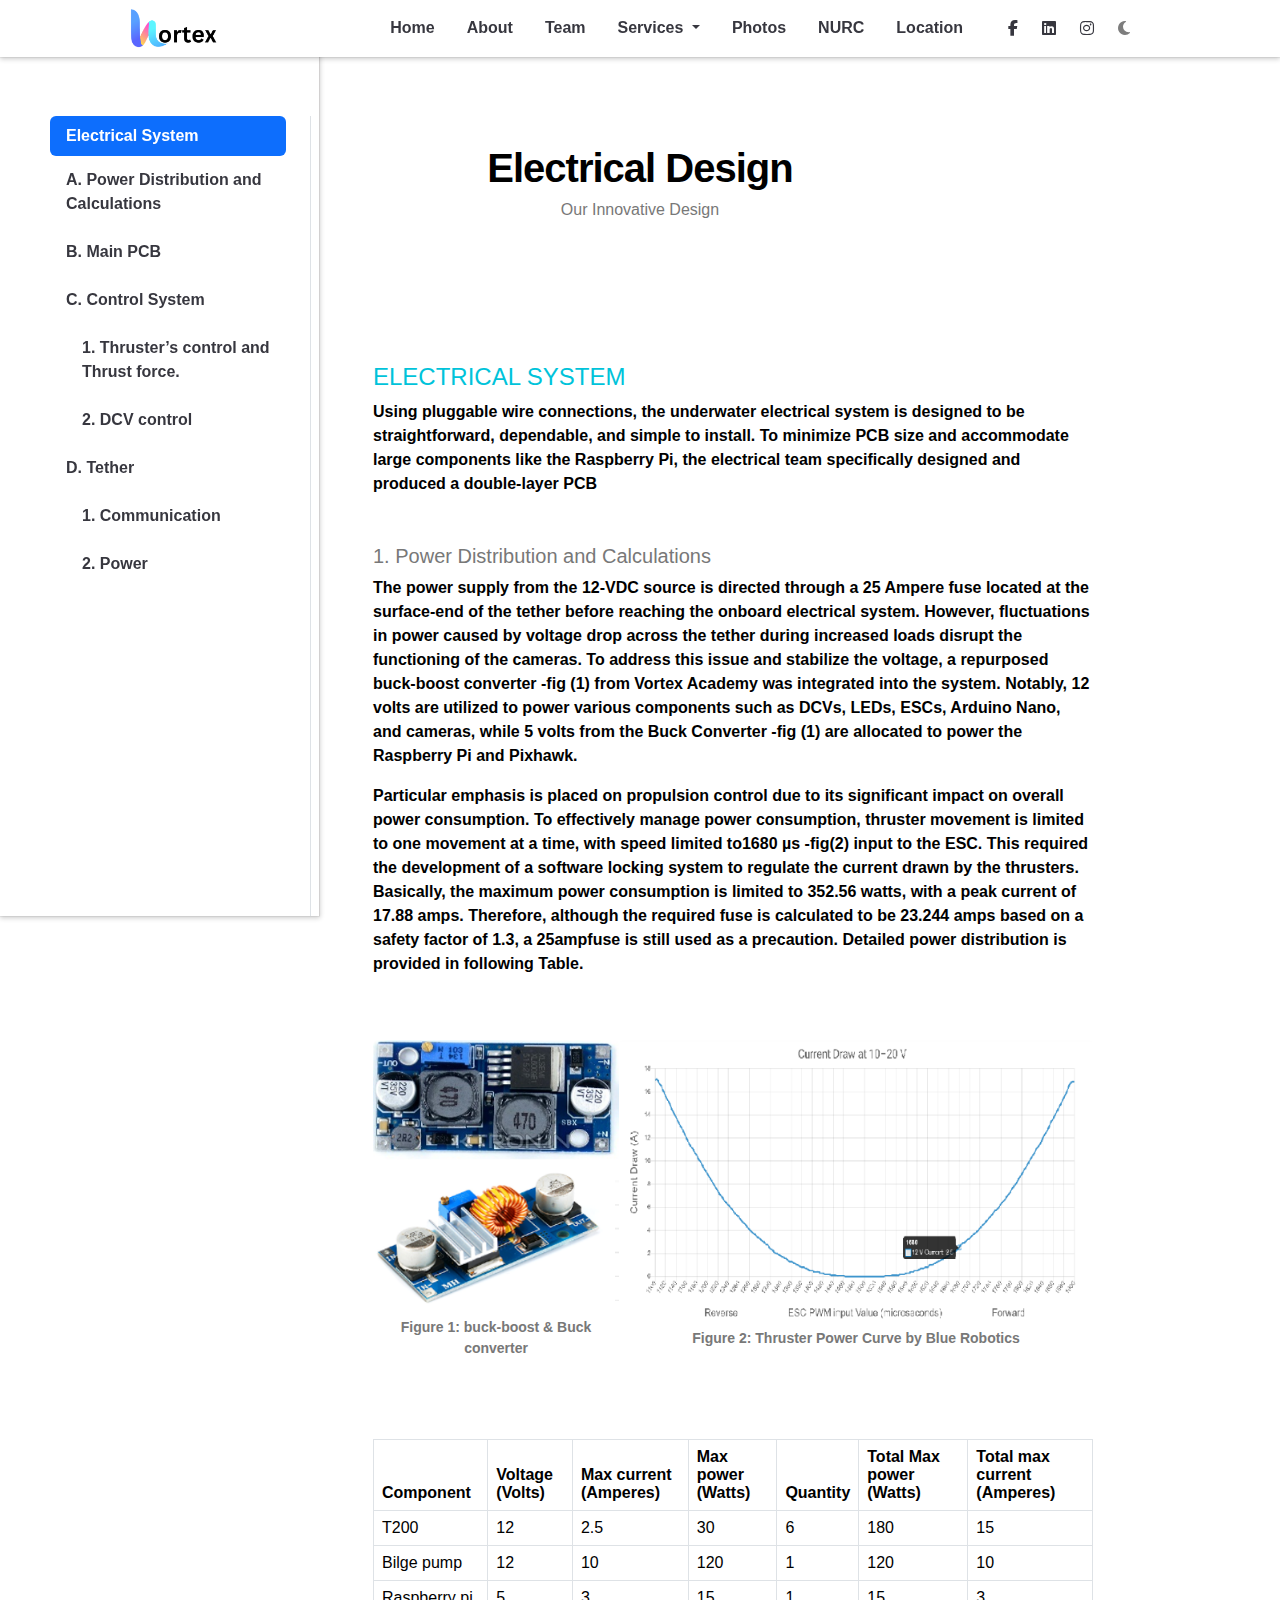
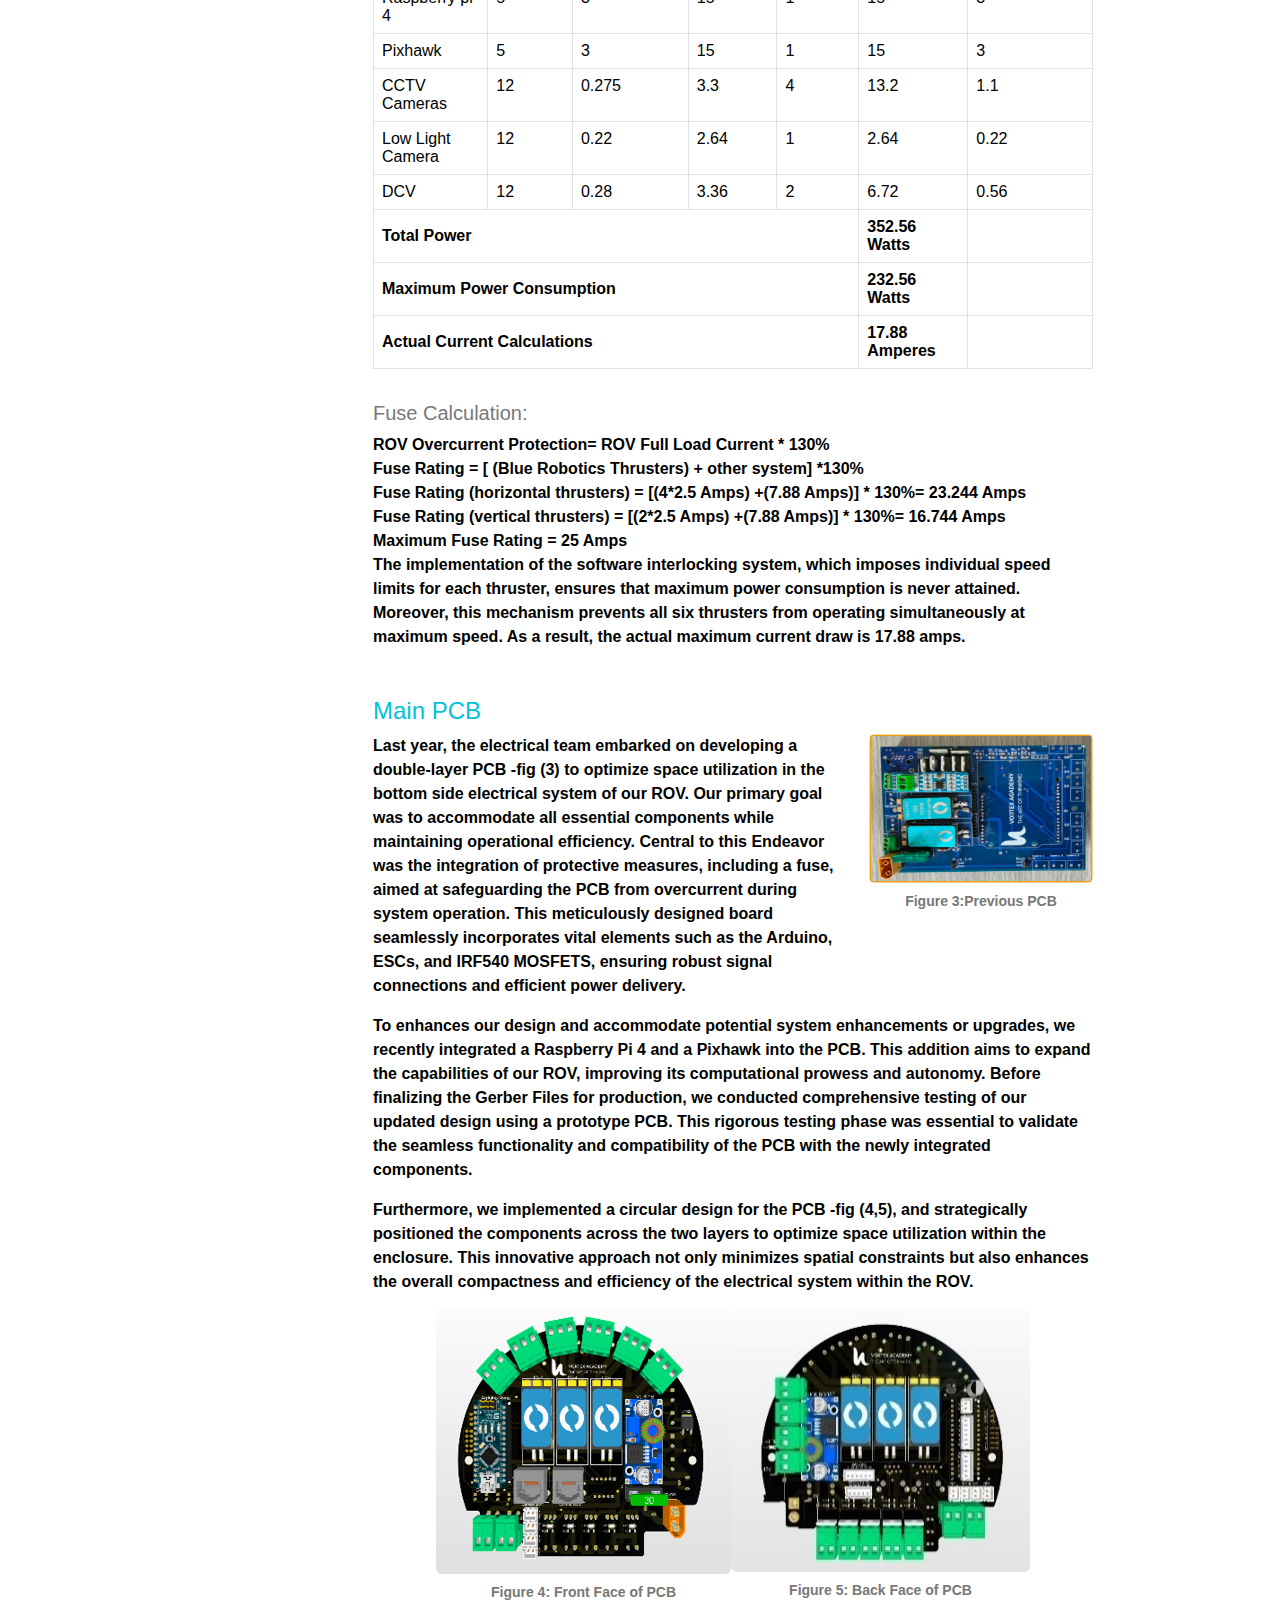
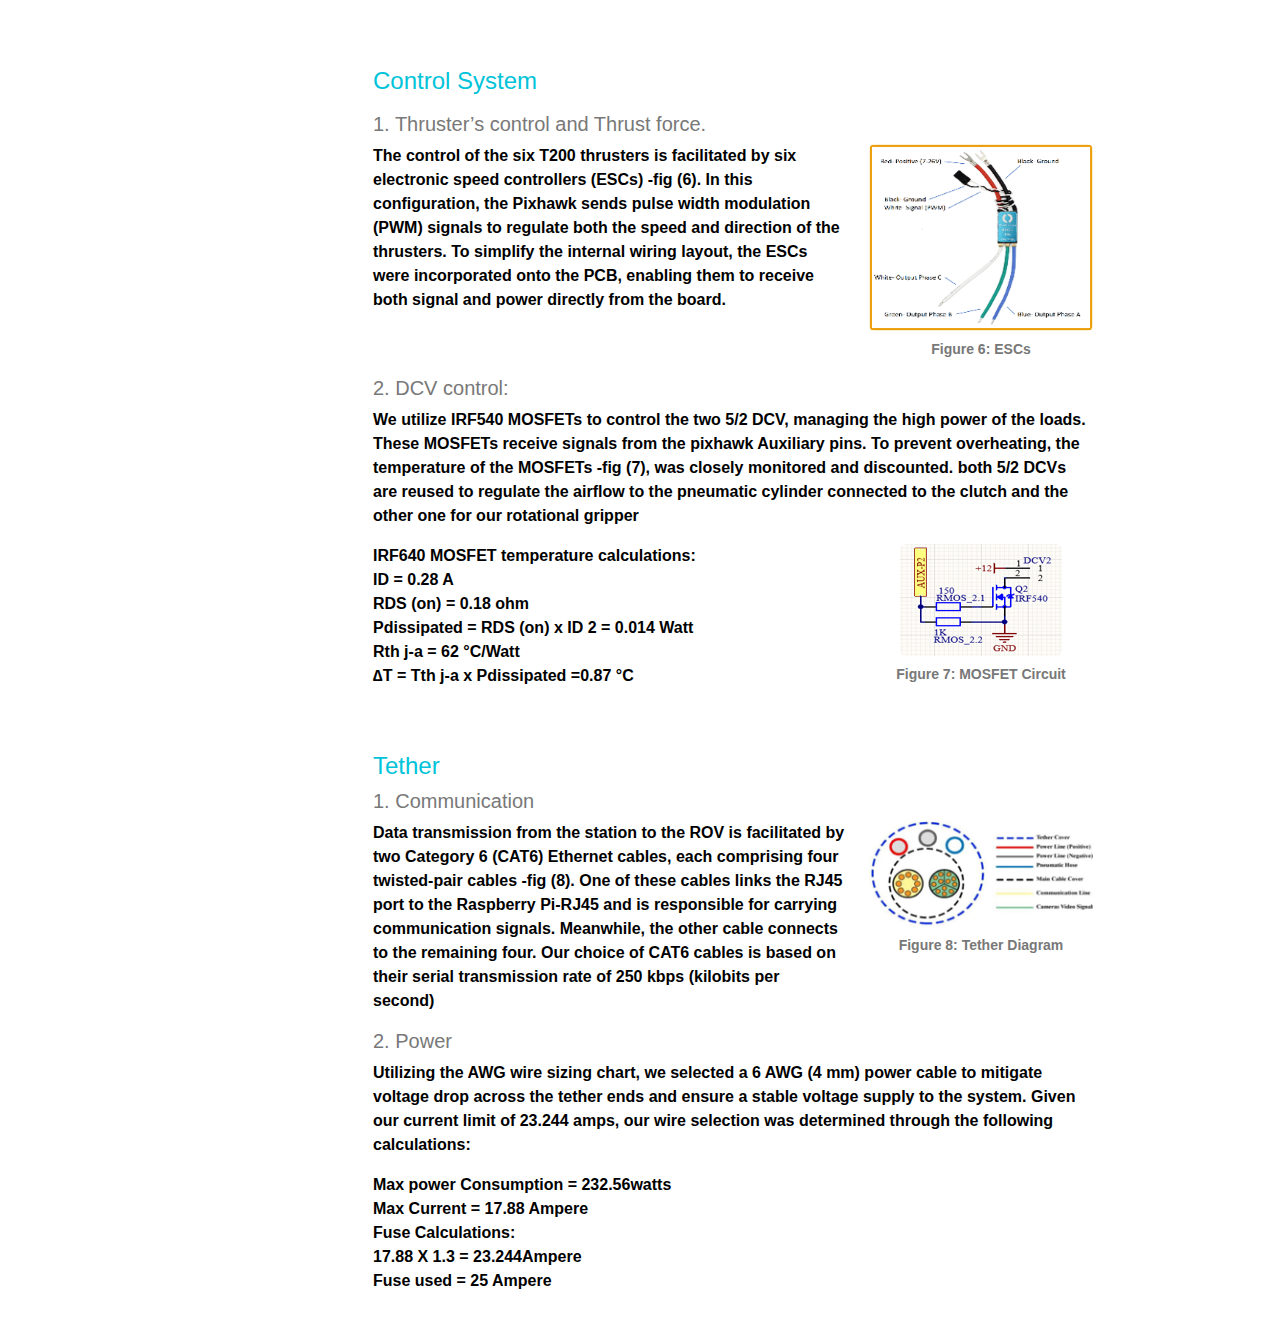
<file: pages/elecDesign.html>
<html lang="en">
    <head>
        <meta charset="UTF-8">
        <meta name="viewport" content="width=device-width, initial-scale=1.0">
        <link rel="stylesheet" href="../css/bootstrap.min.css">
        <link rel="stylesheet" href="../css/all.min.css">
        <link rel="stylesheet" href="../css/main.css">
        <link rel="stylesheet" href="../css/media.css">
        <link rel="icon" href="../images/va.bef19b03.png">
        <title>Vortex</title>
    </head>
    <body id="body" class="light">
        
  <!--* ======= NAVBAR ======= -->
  <div class="home" id="home">
    <nav id="nav"
        class="navbar navbar-expand-lg  navbar-dark z-3 fixed-top border-bottom border-gray">
        <div class="container">
            <div class="container px-5 d-flex justify-content-between">
                <a id="logo" class="navbar-brand logo-light"
                    href="../index.html"></a>
                <button class="navbar-toggler" type="button"
                    data-bs-toggle="collapse"
                    data-bs-target="#navbarNavDropdown"
                    aria-controls="navbarNavDropdown"
                    aria-expanded="false"
                    aria-label="Toggle navigation">
                    <span class="navbar-toggler-icon"></span>
                </button>

                <div class="collapse navbar-collapse flex-grow-0"
                    id="navbarNavDropdown">
                    <ul class="navbar-nav">
                        <li class="nav-item">
                            <a class="nav-link px-3"
                                aria-current="page"
                                href="../index.html#home">Home</a>
                        </li>
                        <li class="nav-item px-2">
                            <a class="nav-link"
                                href="../index.html#about">About</a>
                        </li>
                        <li class="nav-item px-2">
                            <a class="nav-link"
                                href="../index.html#team">Team</a>
                        </li>

                        <li class="nav-item px-2 dropdown">
                            <a class="nav-link dropdown-toggle"
                                href="../index.html#services"
                                id="navbarDropdownMenuLink"
                                role="button" data-toggle="dropdown"
                                aria-haspopup="true"
                                aria-expanded="false">
                                Services
                            </a>
                            <div class="dropdown-menu"
                                aria-labelledby="navbarDropdownMenuLink">
                                <a class="dropdown-item"
                                    href="../pages/mechDesign.html">Mechanical
                                    Design</a>
                                <a class="dropdown-item"
                                    href="../pages/elecDesign.html">Electrical
                                    Design</a>
                                <a class="dropdown-item"
                                    href="../pages/softDesign.html">Software
                                    Design</a>
                            </div>
                        </li>

                        <li class="nav-item px-2">
                            <a class="nav-link"
                                href="../index.html#gallery">Photos</a>
                        </li>
                        <li class="nav-item px-2">
                            <a class="nav-link"
                                href="https://www.nurc.us/"
                                target="_blank">NURC</a>
                        </li>
                        <li class="nav-item px-2">
                            <a class="nav-link"
                                href="../index.html#location">Location</a>
                        </li>
                    </ul>

                    <div
                        class="links h-100 align-content-center ps-3 border-start border-gray">
                        <ul class="navbar-nav">
                            <li class="nav-item px-1">
                                <a class="nav-link"
                                    href="https://www.facebook.com/vortexroboticsegypt"
                                    target="_blank"><i
                                        class="fa-brands fa-facebook-f"></i></a>
                            </li>
                            <li class="nav-item px-1">
                                <a class="nav-link"
                                    href="https://www.linkedin.com/company/vortexrobotics/mycompany/verification/"
                                    target="_blank"><i
                                        class="fa-brands fa-linkedin"></i></a>
                            </li>
                            <li class="nav-item px-1">
                                <a class="nav-link"
                                    href="https://www.instagram.com/vortex_robotics/"
                                    target="_blank"><i
                                        class="fa-brands fa-instagram"></i></a>
                            </li>

                            <li class="nav-item px-1">
                                <button for="mode"
                                    class="dark no-border nav-link"
                                    onclick="darkMode()"
                                    id="darkIcon"> <i
                                        class="fa-solid fa-moon"></i>
                                </button>
                            </li>

                            <li class="nav-item px-1">
                                <button for="mode"
                                    class="light d-none no-border nav-link"
                                    onclick="lightMode()"
                                    id="lightIcon"><i
                                        class="fa-regular fa-sun"></i>
                                </button>
                            </li>

                        </ul>
                    </div>

                </div>
            </div>
        </div>
    </nav>
</div>

        <div class="container py-5 my-5">
            <div class="title text-center my-5">
                <h2 data-bigletter="S">Electrical Design</h2>
                <h4>Our Innovative Design</h4>
            </div>
        </div>

        <!--* ======= ELECTRICAL DESIGN ======= -->
        <div class="elec-design container ">
            <div class="container">
                <div class="row">
                    <div class="col-3 g-3 fixed-sidebar">
                        <nav id="navbar-example3"
                            class="h-100 flex-column align-items-stretch pe-4 border-end">
                            <nav class="nav nav-pills flex-column">
                                <a class="nav-link"
                                    href="#electrical-system">Electrical
                                    System</a>
                                <a class="nav-link my-1"
                                    href="#power-distribution">A. Power
                                    Distribution and Calculations</a>
                                <a class="nav-link my-1" href="#main-pcb">B.
                                    Main PCB </a>
                                <a class="nav-link my-1" href="#control-sys">C.
                                    Control System</a>
                                <nav class="nav nav-pills flex-column">
                                    <a class="nav-link ms-3 my-1"
                                        href="#thrust-control">1. Thruster’s
                                        control and Thrust force.</a>
                                    <a class="nav-link ms-3 my-1"
                                        href="#dcv-control">2. DCV control</a>
                                </nav>
                                <a class="nav-link my-1" href="#tether">D.
                                    Tether</a>
                                <nav class="nav nav-pills flex-column">
                                    <a class="nav-link ms-3 my-1"
                                        href="#communication">1.
                                        Communication</a>
                                    <a class="nav-link ms-3 my-1"
                                        href="#power">2. Power</a>
                                </nav>

                            </nav>
                        </nav>
                    </div>

                    <div class="col-8 offset-3">
                        <div data-bs-spy="scroll"
                            data-bs-target="#navbar-example3"
                            data-bs-smooth-scroll="true"
                            class="scrollspy-example-2"
                            tabindex="0">

                            <div id="electrical-system" class="mb-5">
                                <h4>ELECTRICAL SYSTEM</h4>
                                <p>Using pluggable wire connections, the
                                    underwater electrical system is designed to
                                    be straightforward, dependable, and simple
                                    to install. To minimize PCB size and
                                    accommodate large components like the
                                    Raspberry Pi, the electrical team
                                    specifically designed and produced a
                                    double-layer PCB</p>
                            </div>

                            <div id="power-distribution" class="mb-5">
                                <h5>1. Power Distribution and Calculations</h5>
                                <p>The power supply from the 12-VDC source is
                                    directed through a 25 Ampere fuse located at
                                    the surface-end of the tether before
                                    reaching the onboard electrical system.
                                    However, fluctuations in power caused by
                                    voltage drop across the tether during
                                    increased loads disrupt the functioning of
                                    the cameras. To address this issue and
                                    stabilize the voltage, a repurposed
                                    buck-boost converter -fig (1) from Vortex
                                    Academy was integrated into the system.
                                    Notably, 12 volts are utilized to power
                                    various components such as DCVs, LEDs, ESCs,
                                    Arduino Nano, and cameras, while 5 volts
                                    from the Buck Converter -fig (1) are
                                    allocated to power the Raspberry Pi and
                                    Pixhawk.</p>
                                <p class="pb-5">Particular emphasis is placed on
                                    propulsion
                                    control due to its significant impact on
                                    overall power consumption. To effectively
                                    manage power consumption, thruster movement
                                    is limited to one movement at a time, with
                                    speed limited to1680 µs -fig(2) input to
                                    the ESC. This required the development of a
                                    software locking system to regulate the
                                    current drawn by the thrusters. Basically,
                                    the maximum power consumption is limited to
                                    352.56 watts, with a peak current of
                                    <strong>17.88 amps.</strong> Therefore,
                                    although the required fuse is calculated to
                                    be 23.244 amps based on a
                                    safety factor of <strong>1.3, a
                                        25amp</strong>fuse is still
                                    used as a precaution. Detailed power
                                    distribution is provided in following
                                    Table.</p>

                                <div class="d-flex text-center pb-5">
                                    <figure class="figure">
                                        <img
                                            src="../images/buck and buck boost.PNG"
                                            class="figure-img img-fluid rounded text-center"
                                            alt="buck-boost & Buck
                                            converter">
                                        <figcaption
                                            class="figure-caption">Figure 1:
                                            buck-boost & Buck
                                            converter</figcaption>
                                    </figure>
                                    <figure class="figure">
                                        <img
                                            src="../images/pwm.png"
                                            class="figure-img img-fluid rounded text-center"
                                            alt="Thruster Power Curve">
                                        <figcaption
                                            class="figure-caption">Figure 2:
                                            Thruster Power Curve by Blue
                                            Robotics</figcaption>
                                    </figure>
                                </div>

                                <div class="table-responsive my-3">

                                    <table
                                        class="table table-bordered table-hover">
                                        <thead class="thead-dark">
                                            <tr>
                                                <th>Component</th>
                                                <th>Voltage (Volts)</th>
                                                <th>Max current (Amperes)</th>
                                                <th>Max power (Watts)</th>
                                                <th>Quantity</th>
                                                <th>Total Max power (Watts)</th>
                                                <th>Total max current
                                                    (Amperes)</th>
                                            </tr>
                                        </thead>
                                        <tbody>
                                            <tr>
                                                <td>T200</td>
                                                <td>12</td>
                                                <td>2.5</td>
                                                <td>30</td>
                                                <td>6</td>
                                                <td>180</td>
                                                <td>15</td>
                                            </tr>
                                            <tr>
                                                <td>Bilge pump</td>
                                                <td>12</td>
                                                <td>10</td>
                                                <td>120</td>
                                                <td>1</td>
                                                <td>120</td>
                                                <td>10</td>
                                            </tr>
                                            <tr>
                                                <td>Raspberry pi 4</td>
                                                <td>5</td>
                                                <td>3</td>
                                                <td>15</td>
                                                <td>1</td>
                                                <td>15</td>
                                                <td>3</td>
                                            </tr>
                                            <tr>
                                                <td>Pixhawk</td>
                                                <td>5</td>
                                                <td>3</td>
                                                <td>15</td>
                                                <td>1</td>
                                                <td>15</td>
                                                <td>3</td>
                                            </tr>
                                            <tr>
                                                <td>CCTV Cameras</td>
                                                <td>12</td>
                                                <td>0.275</td>
                                                <td>3.3</td>
                                                <td>4</td>
                                                <td>13.2</td>
                                                <td>1.1</td>
                                            </tr>
                                            <tr>
                                                <td>Low Light Camera</td>
                                                <td>12</td>
                                                <td>0.22</td>
                                                <td>2.64</td>
                                                <td>1</td>
                                                <td>2.64</td>
                                                <td>0.22</td>
                                            </tr>
                                            <tr>
                                                <td>DCV</td>
                                                <td>12</td>
                                                <td>0.28</td>
                                                <td>3.36</td>
                                                <td>2</td>
                                                <td>6.72</td>
                                                <td>0.56</td>
                                            </tr>
                                        </tbody>
                                        <tfoot>
                                            <tr>
                                                <th colspan="5"
                                                    class="text-right">Total
                                                    Power</th>
                                                <th>352.56 Watts</th>
                                                <th></th>
                                            </tr>
                                            <tr>
                                                <th colspan="5"
                                                    class="text-right">Maximum
                                                    Power Consumption</th>
                                                <th>232.56 Watts</th>
                                                <th></th>
                                            </tr>
                                            <tr>
                                                <th colspan="5"
                                                    class="text-right">Actual
                                                    Current Calculations</th>
                                                <th>17.88 Amperes</th>
                                                <th></th>
                                            </tr>
                                        </tfoot>
                                    </table>
                                </div>

                                <h5> Fuse Calculation:
                                </h5>
                                <p>
                                    ROV Overcurrent Protection= ROV Full Load
                                    Current * 130%
                                    <br />Fuse Rating = [ (Blue Robotics
                                    Thrusters) +
                                    other system] *130%
                                    <br />Fuse Rating (horizontal thrusters) =
                                    [(4*2.5
                                    Amps) +(7.88 Amps)] * 130%= 23.244 Amps
                                    <br />Fuse Rating (vertical thrusters) =
                                    [(2*2.5
                                    Amps) +(7.88 Amps)] * 130%= 16.744 Amps
                                    <br />Maximum Fuse Rating = 25 Amps
                                    <br />The implementation of the software
                                    interlocking system, which imposes
                                    individual speed limits for each thruster,
                                    ensures that maximum power consumption is
                                    never attained. Moreover, this mechanism
                                    prevents all six thrusters from operating
                                    simultaneously at maximum speed. As a
                                    result, the actual maximum current draw is
                                    17.88 amps.

                                </p>
                            </div>

                            <div id="main-pcb" class="mb-5">
                                <h4>Main PCB</h4>
                                <div class="row">
                                    <div class="col-8">
                                        <p>Last year, the electrical team
                                            embarked
                                            on
                                            developing a double-layer PCB -fig
                                            (3)
                                            to
                                            optimize space utilization in the
                                            bottom
                                            side electrical system of our ROV.
                                            Our
                                            primary goal was to accommodate all
                                            essential components while
                                            maintaining
                                            operational efficiency. Central to
                                            this
                                            Endeavor was the integration of
                                            protective
                                            measures, including a fuse, aimed at
                                            safeguarding the PCB from
                                            overcurrent
                                            during
                                            system operation. This meticulously
                                            designed
                                            board seamlessly incorporates vital
                                            elements
                                            such as the Arduino, ESCs, and
                                            IRF540
                                            MOSFETS, ensuring robust signal
                                            connections
                                            and efficient power delivery.
                                        </p>
                                    </div>
                                    <div
                                        class="col-4 d-flex justify-content-center text-center">
                                        <figure class="figure">
                                            <img
                                                src="../images/Previous PCB.png"
                                                class="figure-img img-fluid rounded text-center"
                                                alt="Previous PCB">
                                            <figcaption
                                                class="figure-caption">Figure
                                                3:Previous PCB</figcaption>
                                        </figure>
                                    </div>
                                </div>
                                <p>
                                    To enhances our design and
                                    accommodate
                                    potential system enhancements or
                                    upgrades,
                                    we recently integrated a Raspberry
                                    Pi 4
                                    and
                                    a Pixhawk into the PCB. This
                                    addition
                                    aims
                                    to expand the capabilities of our
                                    ROV,
                                    improving its computational prowess
                                    and
                                    autonomy. Before finalizing the
                                    Gerber
                                    Files
                                    for production, we conducted
                                    comprehensive
                                    testing of our updated design using
                                    a
                                    prototype PCB. This rigorous testing
                                    phase
                                    was essential to validate the
                                    seamless
                                    functionality and compatibility of
                                    the
                                    PCB
                                    with the newly integrated
                                    components.
                                </p>

                                <p>Furthermore, we implemented a
                                    circular
                                    design
                                    for the PCB -fig (4,5), and
                                    strategically
                                    positioned the components across the
                                    two
                                    layers to optimize space utilization
                                    within
                                    the enclosure. This innovative
                                    approach
                                    not
                                    only minimizes spatial constraints
                                    but
                                    also
                                    enhances the overall compactness and
                                    efficiency of the electrical system
                                    within
                                    the ROV.</p>

                                <div
                                    class="d-flex justify-content-center text-center">
                                    <figure class="figure">
                                        <img src="../images/pcb2.png"
                                            class="figure-img img-fluid rounded text-center"
                                            alt="front PCB">
                                        <figcaption
                                            class="figure-caption">Figure
                                            4:
                                            Front Face of
                                            PCB</figcaption>
                                    </figure>
                                    <figure class="figure">
                                        <img
                                            src="../images/pcb1.jpg"
                                            class="figure-img img-fluid rounded text-center"
                                            alt="back PCB">
                                        <figcaption
                                            class="figure-caption">Figure
                                            5:
                                            Back Face of
                                            PCB</figcaption>
                                    </figure>
                                </div>

                            </div>

                            <div id="control-sys" class="mb-5">
                                <h4 class="mb-3">Control System</h4>
                                <h5 class="text-gray-bold"
                                    id="thrust-control">1. Thruster’s control
                                    and Thrust force.</h5>
                                <div class="row">
                                    <div class="col-8">
                                        <p>The control of the six T200 thrusters
                                            is facilitated by six electronic
                                            speed controllers (ESCs) -fig (6).
                                            In this configuration, the Pixhawk
                                            sends pulse width modulation (PWM)
                                            signals to regulate both the speed
                                            and direction of the thrusters. To
                                            simplify the internal wiring layout,
                                            the ESCs were incorporated onto the
                                            PCB, enabling them to receive both
                                            signal and power directly from the
                                            board.
                                        </p>
                                    </div>
                                    <div
                                        class="col-4 d-flex justify-content-center text-center">
                                        <figure class="figure">
                                            <img
                                                src="../images/esc.png"
                                                class="figure-img img-fluid rounded text-center"
                                                alt="ESCs">
                                            <figcaption
                                                class="figure-caption">Figure
                                                6: ESCs</figcaption>
                                        </figure>
                                    </div>
                                </div>

                                <h5 id="dcv-control" class="text-gray-bold">2.
                                    DCV control:
                                </h5>

                                <p> We utilize IRF540 MOSFETs to control
                                    the two
                                    5/2 DCV, managing the high power of
                                    the
                                    loads. These MOSFETs receive signals
                                    from
                                    the pixhawk Auxiliary pins. To
                                    prevent
                                    overheating, the temperature of the
                                    MOSFETs
                                    -fig (7), was closely monitored and
                                    discounted. both 5/2 DCVs are reused
                                    to
                                    regulate the airflow to the
                                    pneumatic
                                    cylinder connected to the clutch and
                                    the
                                    other one for our rotational gripper
                                </p>
                                <div class="row">
                                    <div class="col-8">
                                        <p>
                                            <strong>IRF640 MOSFET temperature
                                                calculations:</strong>
                                            <br />ID = 0.28 A
                                            <br /> RDS (on) = 0.18 ohm
                                            <br />Pdissipated = RDS (on) x ID 2
                                            =
                                            0.014
                                            Watt
                                            <br />Rth j-a = 62 °C/Watt
                                            <br />∆T = Tth j-a x Pdissipated
                                            =0.87
                                            °C
                                        </p>
                                    </div>
                                    <div
                                        class="col-4 d-flex justify-content-center text-center">
                                        <figure class="figure">
                                            <img
                                                src="../images/MOSFET Circuit.png"
                                                class="figure-img img-fluid rounded text-center"
                                                alt="MOSFET Circuit">
                                            <figcaption
                                                class="figure-caption">Figure
                                                7: MOSFET Circuit</figcaption>
                                        </figure>
                                    </div>
                                </div>
                            </div>

                            <div id="tether" class="mb-5">
                                <h4>Tether</h4>
                                <h5 id="communication" class="text-gray-bold">1.
                                    Communication </h5>
                                <div class="row">
                                    <div class="col-8">
                                        <p>Data transmission from the station to
                                            the ROV is facilitated by two
                                            Category 6 (CAT6) Ethernet cables,
                                            each comprising four twisted-pair
                                            cables -fig (8). One of these
                                            cables links the RJ45 port to the
                                            Raspberry Pi-RJ45 and is responsible
                                            for carrying communication signals.
                                            Meanwhile, the other cable connects
                                            to the remaining four. Our choice of
                                            CAT6 cables is based on their serial
                                            transmission rate of 250 kbps
                                            (kilobits per second)</p>
                                    </div>
                                    <div
                                        class="col-4 d-flex justify-content-center text-center">
                                        <figure class="figure">
                                            <img
                                                src="../images/Tether Diagram.png"
                                                class="figure-img img-fluid rounded text-center"
                                                alt="Tether Diagram">
                                            <figcaption
                                                class="figure-caption">Figure
                                                8: Tether Diagram</figcaption>
                                        </figure>
                                    </div>
                                </div>

                                <h5 id="power" class="text-gray-bold">2. Power
                                </h5>
                                <p>Utilizing the AWG wire sizing chart, we
                                    selected a 6 AWG (4 mm) power cable to
                                    mitigate voltage drop across the tether ends
                                    and ensure a stable voltage supply to the
                                    system. Given our current limit of 23.244
                                    amps, our wire selection was determined
                                    through the following calculations:</p>

                                <p>Max power Consumption = 232.56watts
                                    <br /> Max Current = 17.88 Ampere
                                    <br /> Fuse Calculations:
                                    <br /> 17.88 X 1.3 = 23.244Ampere
                                    <br /> Fuse used = 25 Ampere
                                </p>

                            </div>

                        </div>
                    </div>
                </div>

            </div>

            <script src="../js/bootstrap.bundle.min.js"></script>
            <script src="../js/script.js"></script>

        </body>
    </html>
</file>
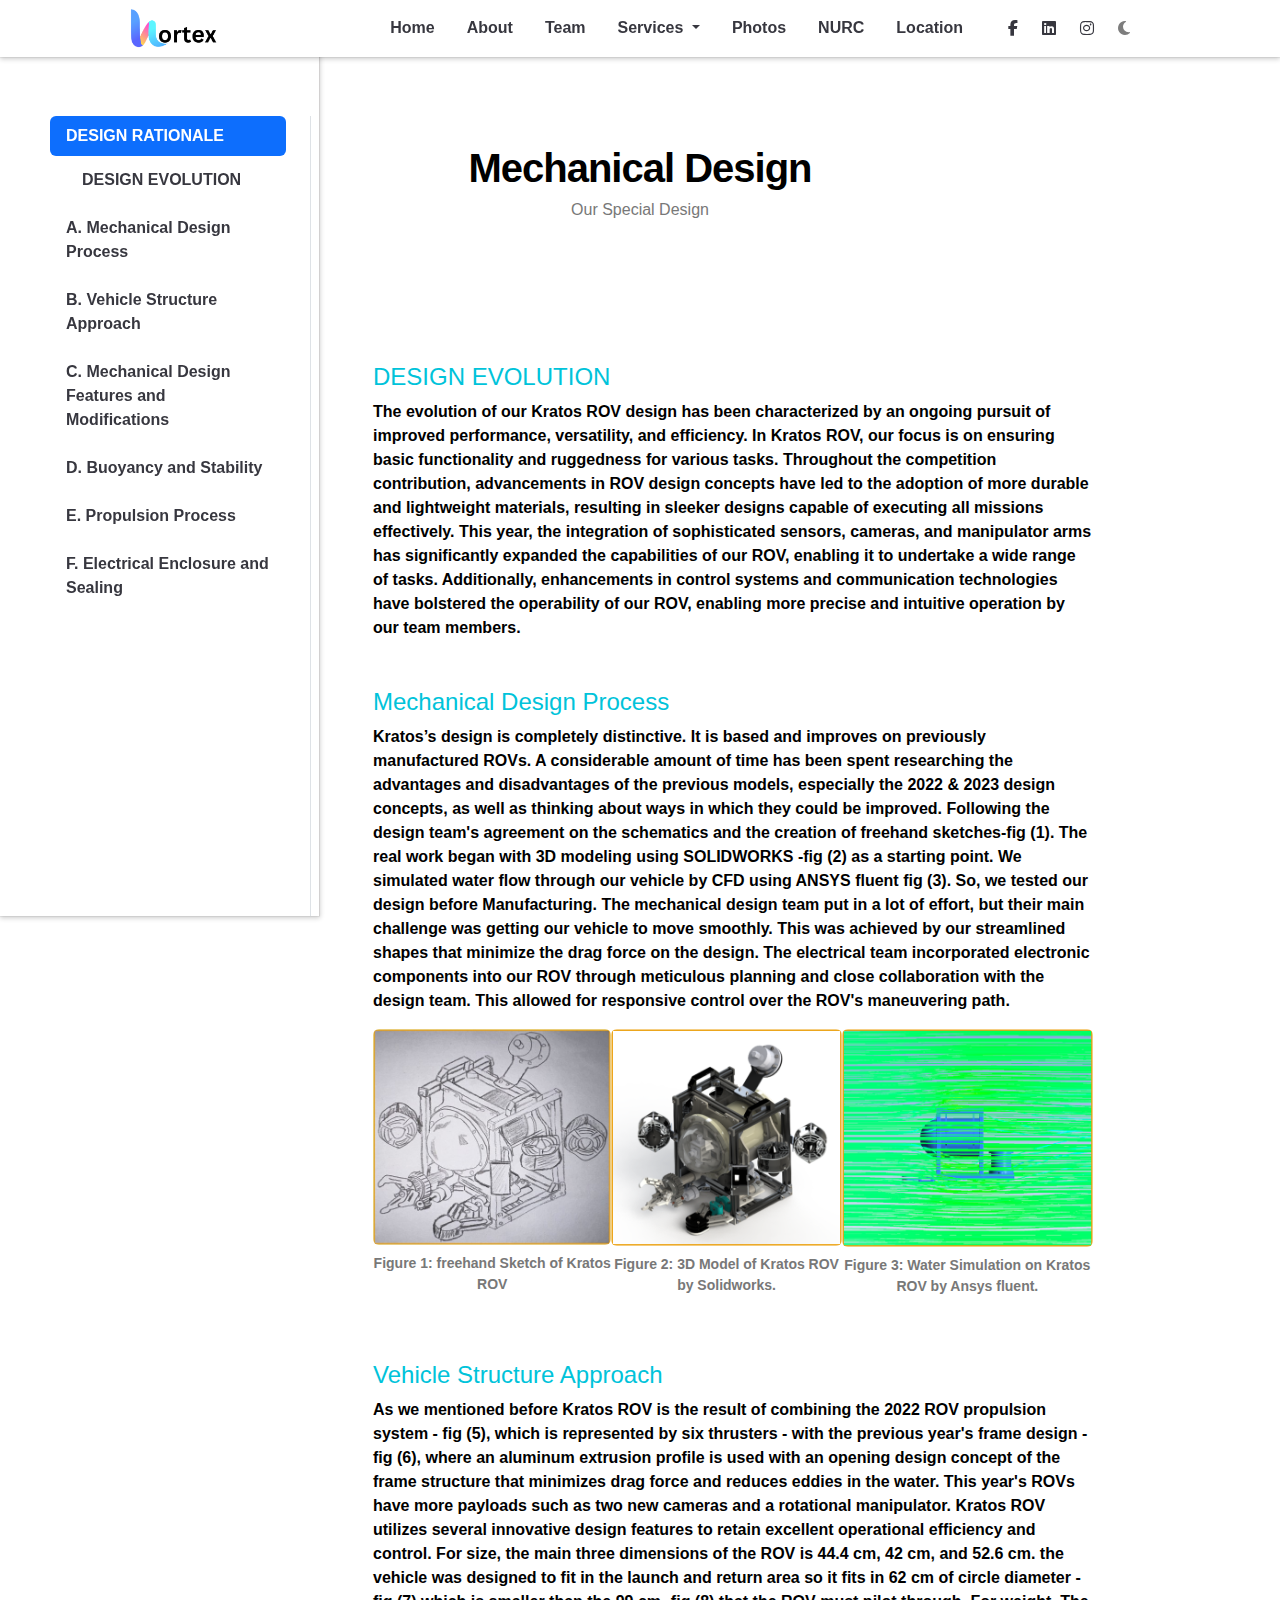
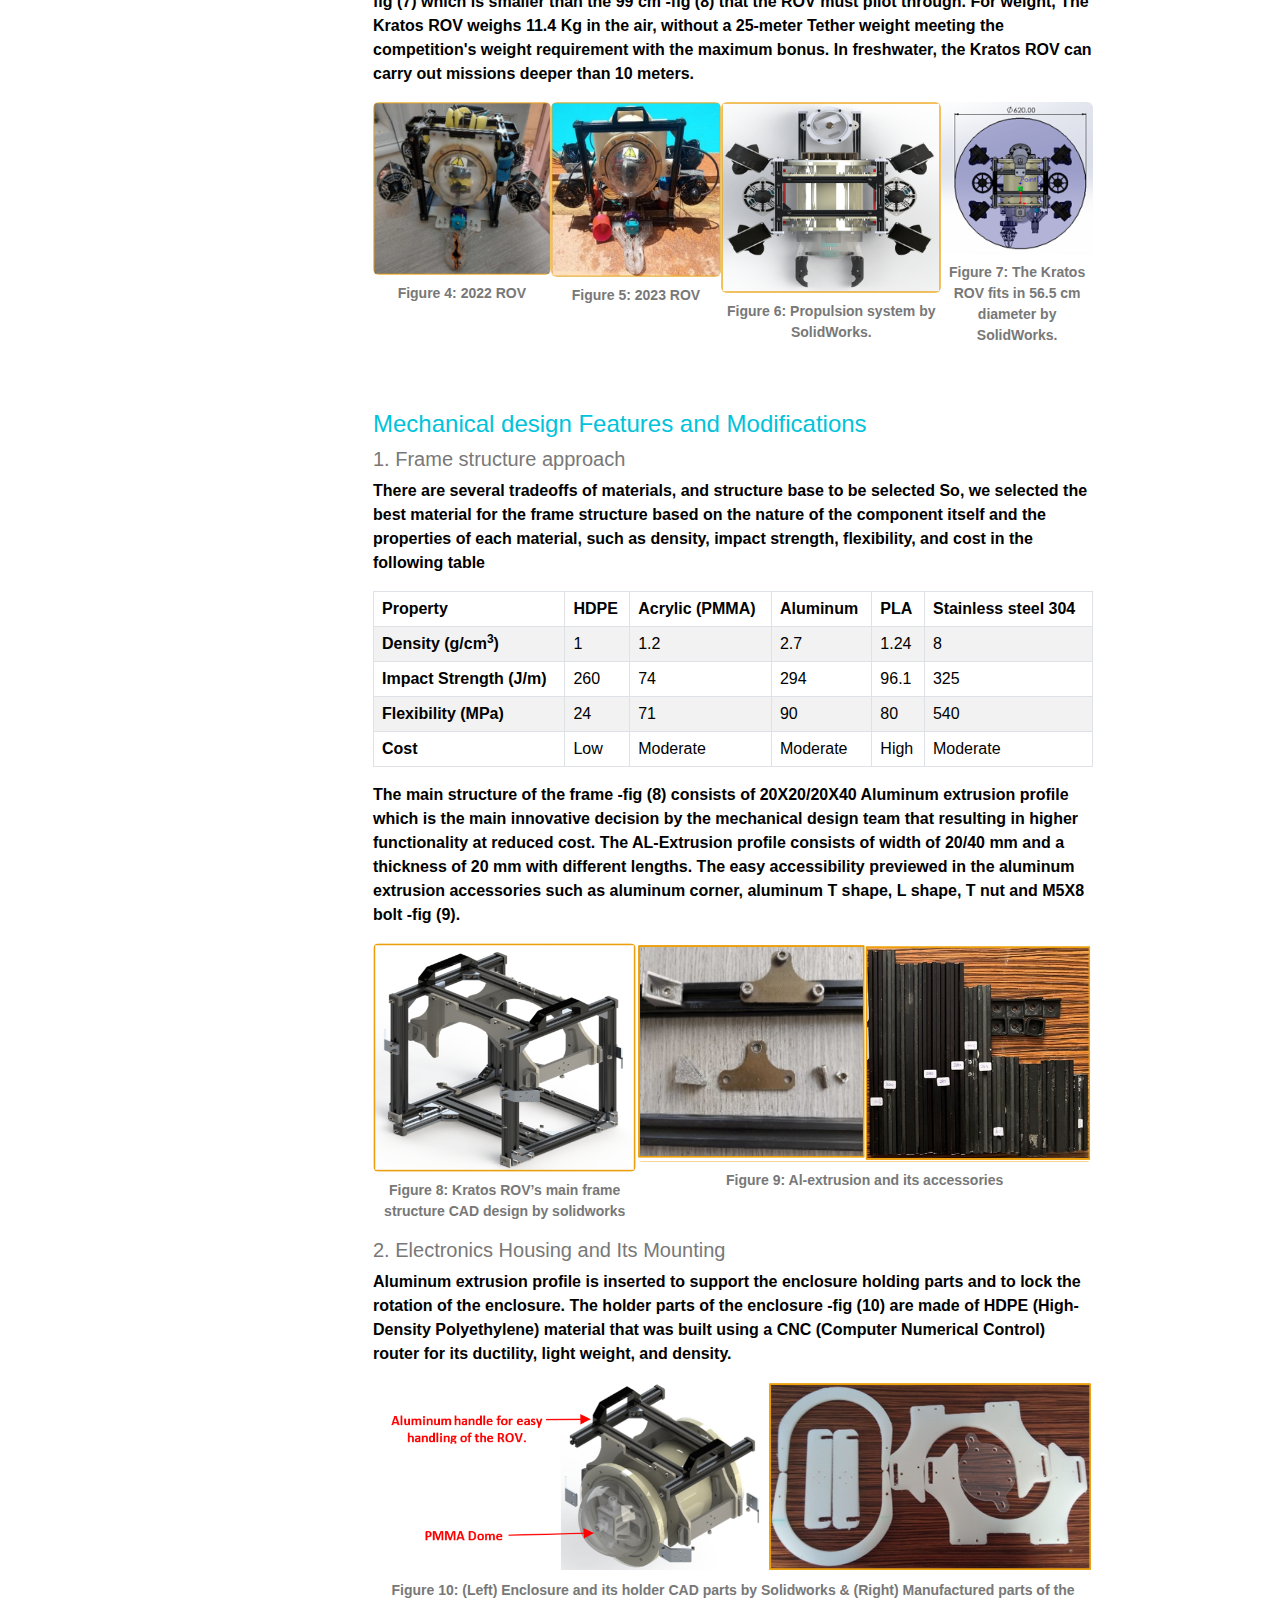
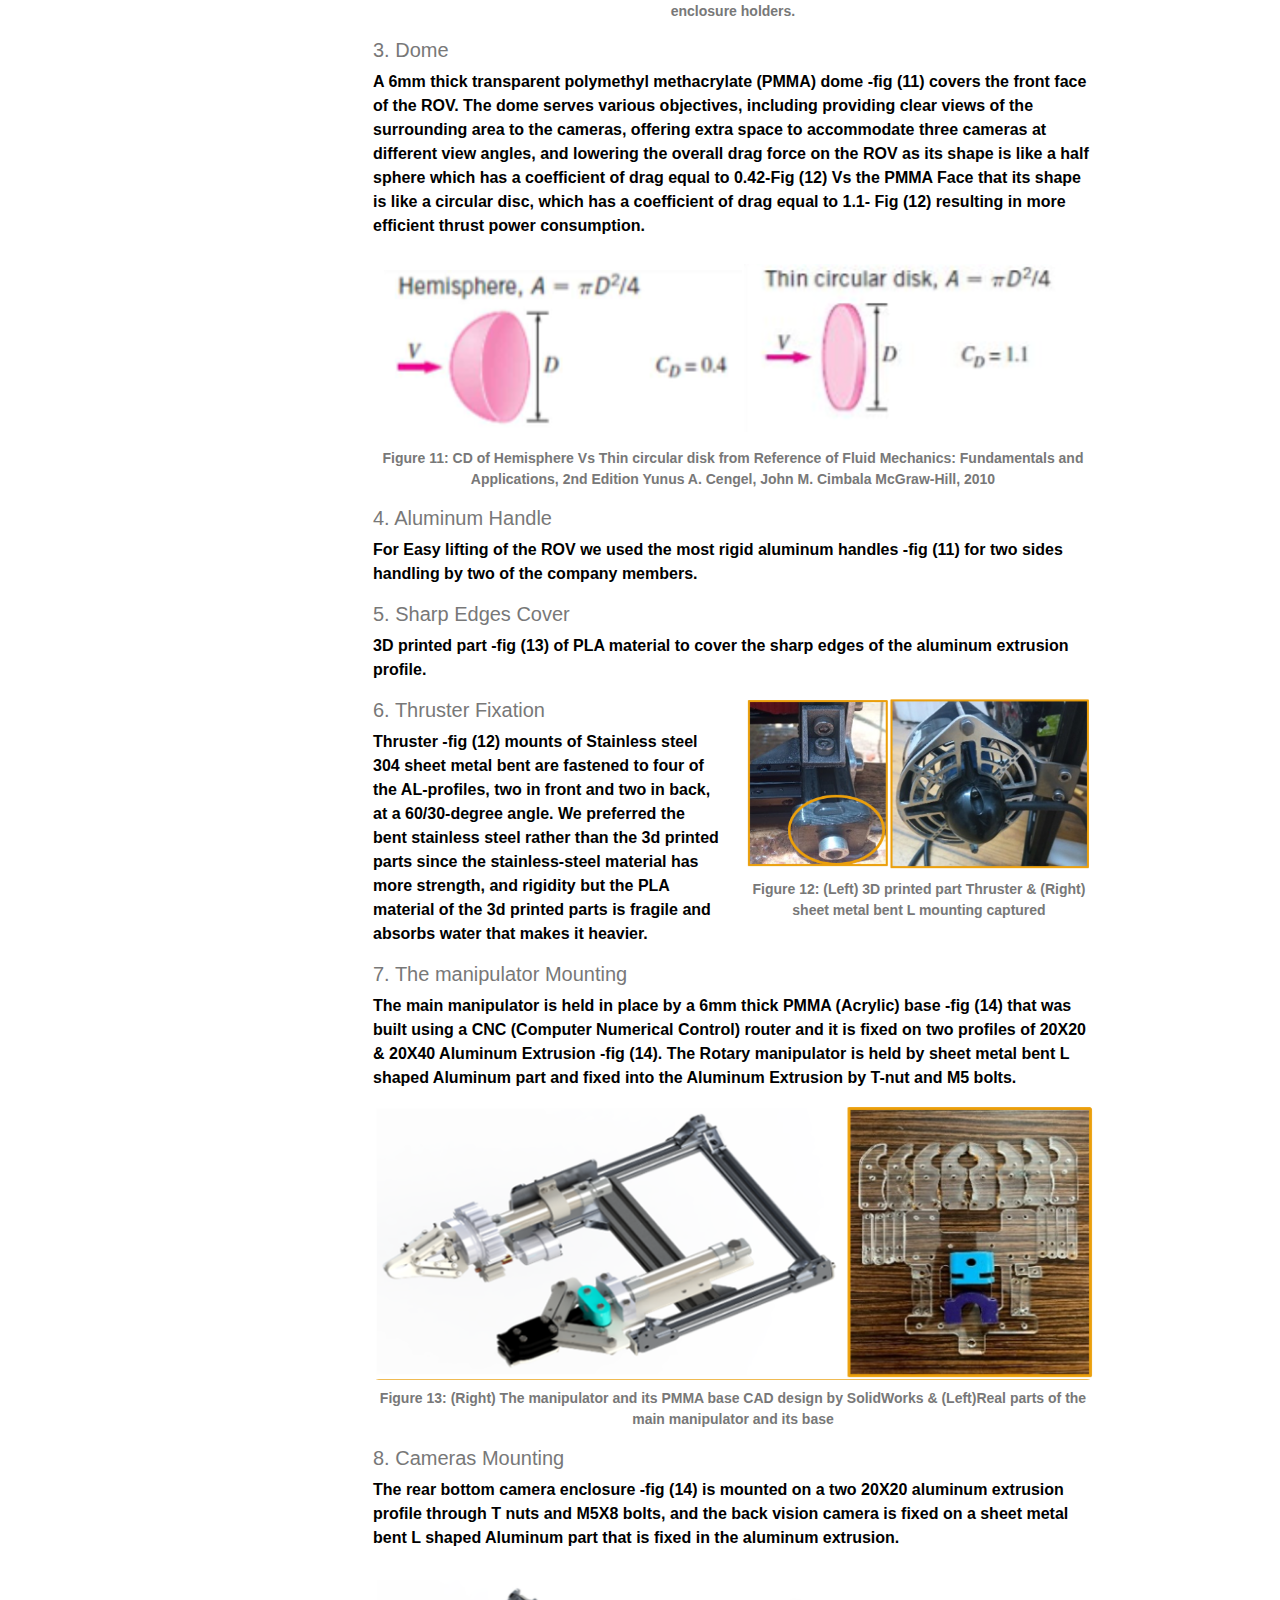
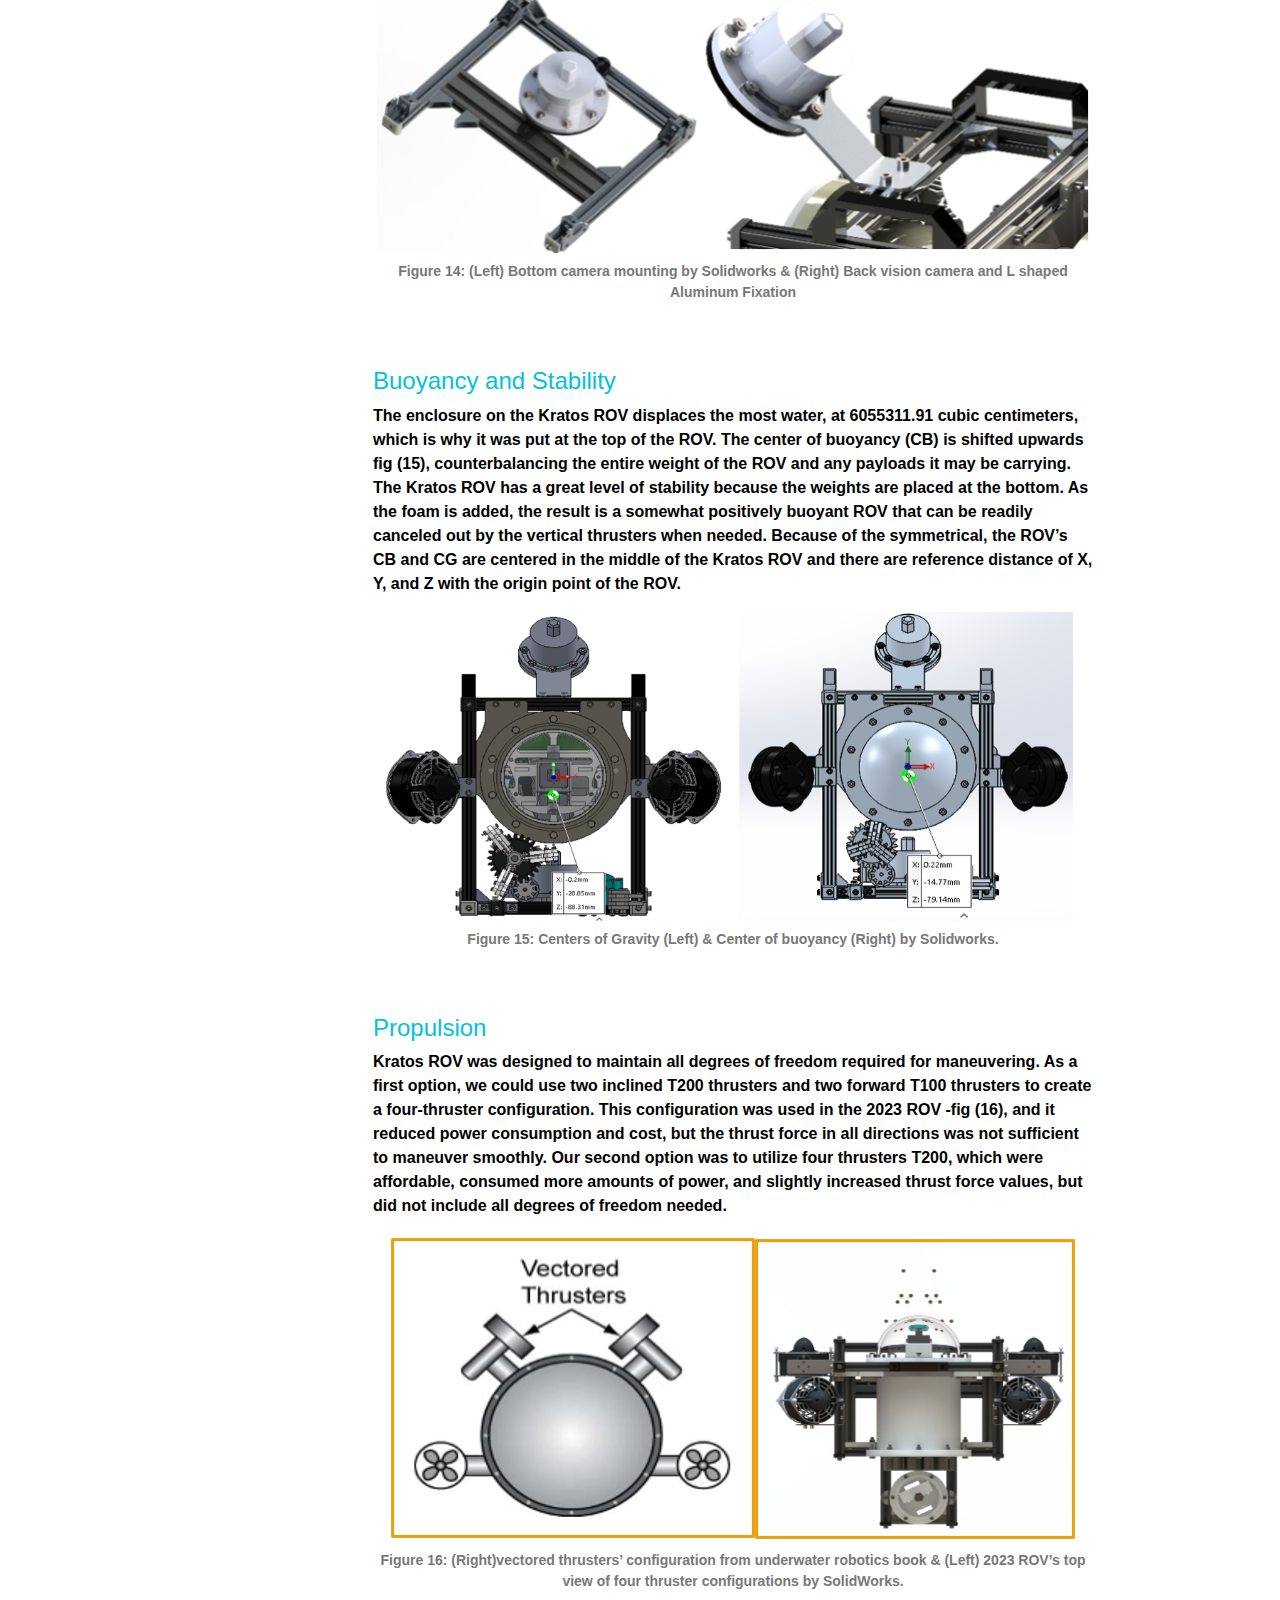
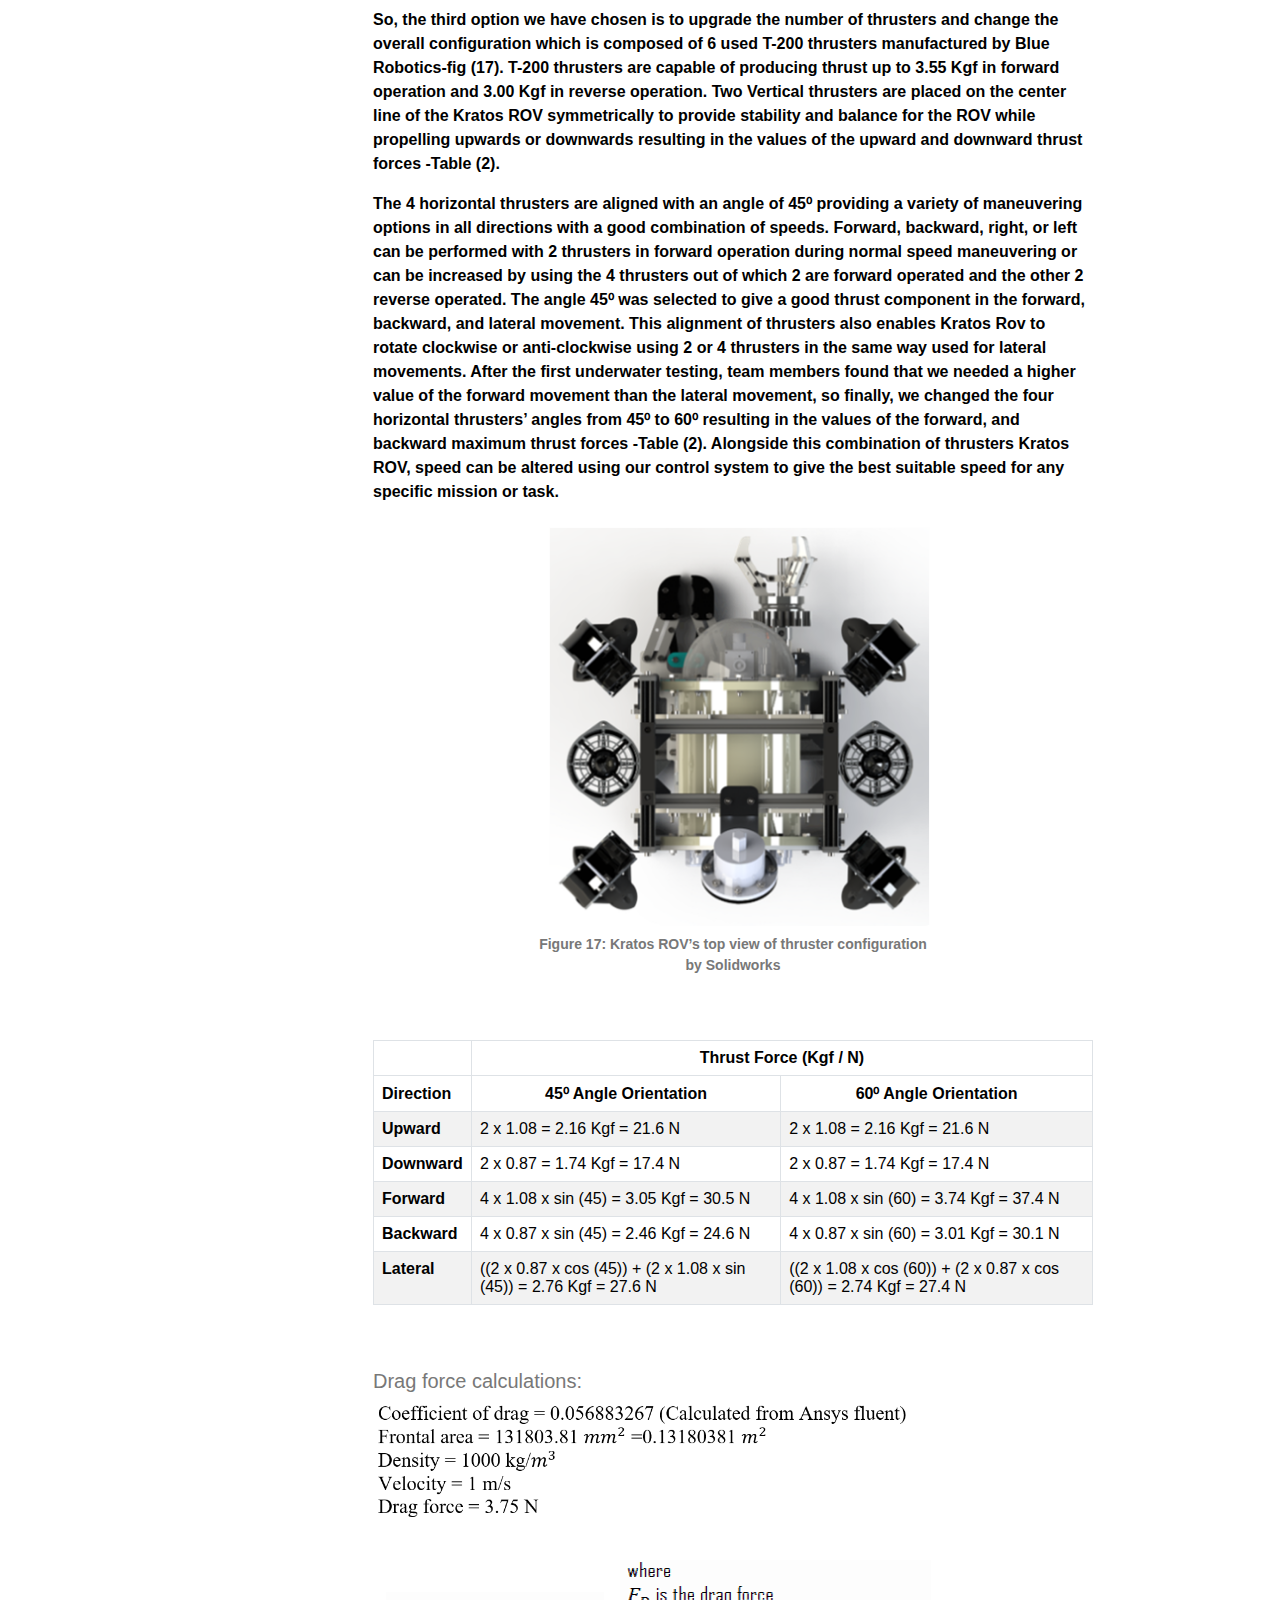
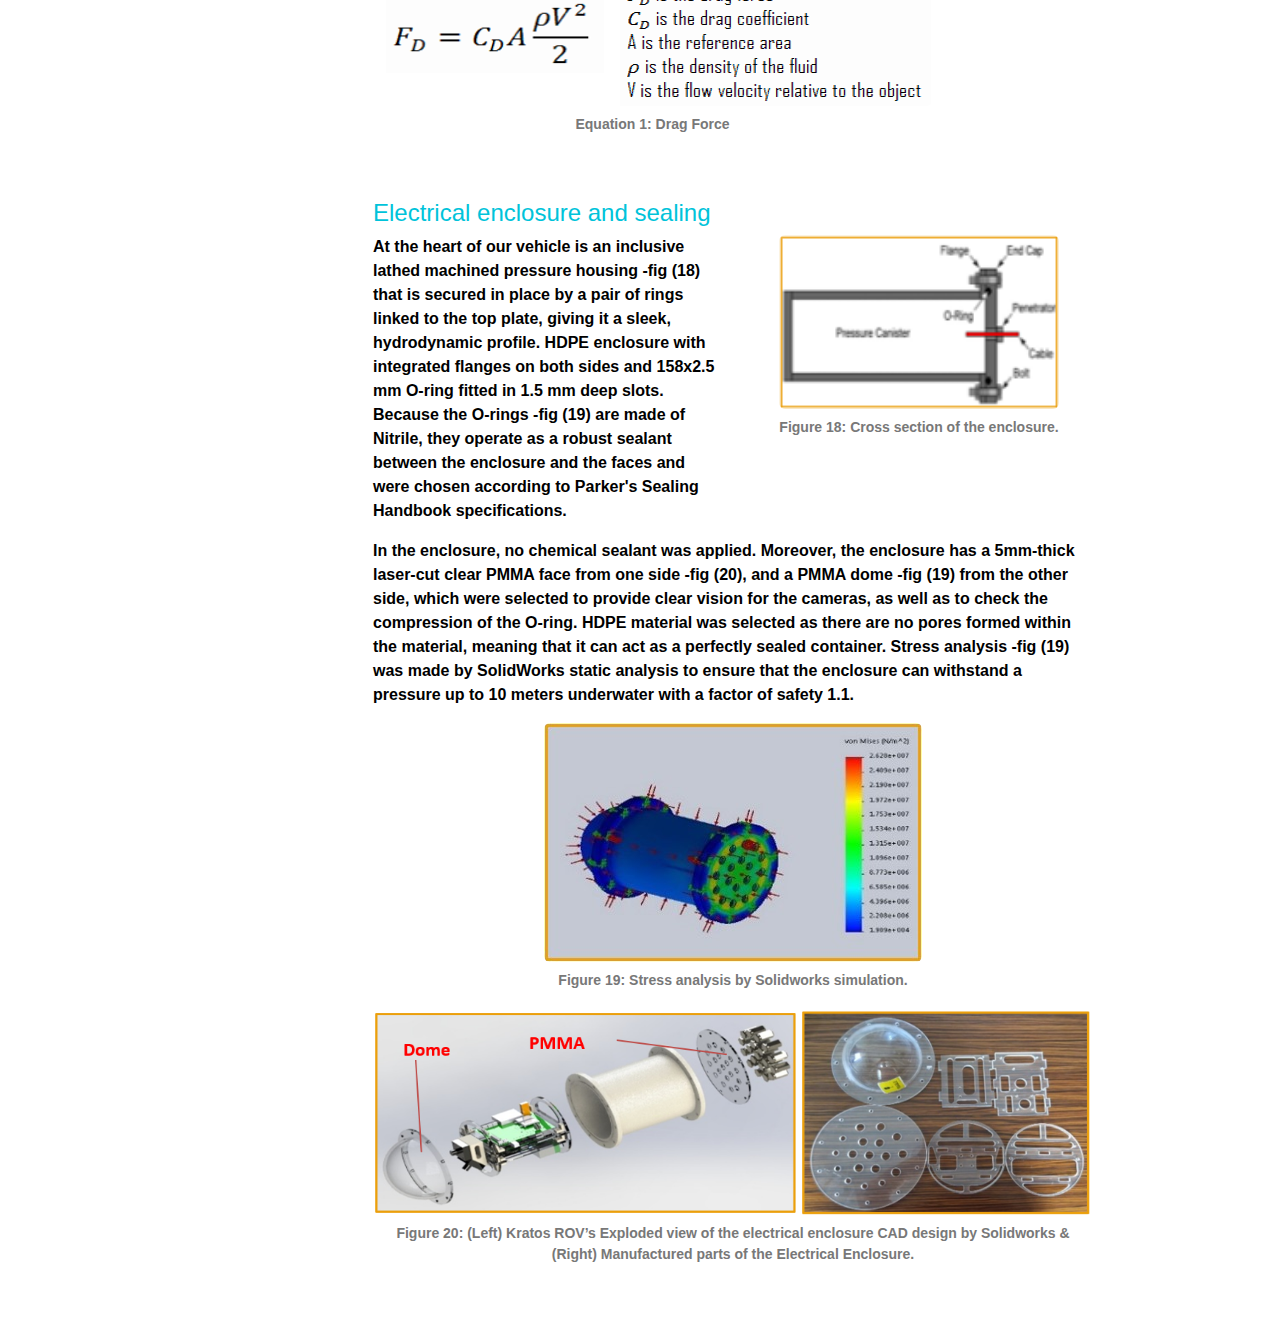
<file: pages/mechDesign.html>
<html lang="en">
    <head>
        <meta charset="UTF-8">
        <meta name="viewport" content="width=device-width, initial-scale=1.0">
        <link rel="stylesheet" href="../css/bootstrap.min.css">
        <link rel="stylesheet" href="../css/all.min.css">
        <link rel="stylesheet" href="../css/main.css">
        <link rel="stylesheet" href="../css/media.css">
        <link rel="icon" href="../images/va.bef19b03.png">
        <title>Vortex</title>
    </head>
    <body id="body" class="light">

           <!--* ======= NAVBAR ======= -->
        <div class="home" id="home">
            <nav id="nav"
                class="navbar navbar-expand-lg  navbar-dark z-3 fixed-top border-bottom border-gray">
                <div class="container">
                    <div class="container px-5 d-flex justify-content-between">
                        <a id="logo" class="navbar-brand logo-light"
                            href="../index.html"></a>
                        <button class="navbar-toggler" type="button"
                            data-bs-toggle="collapse"
                            data-bs-target="#navbarNavDropdown"
                            aria-controls="navbarNavDropdown"
                            aria-expanded="false"
                            aria-label="Toggle navigation">
                            <span class="navbar-toggler-icon"></span>
                        </button>

                        <div class="collapse navbar-collapse flex-grow-0"
                            id="navbarNavDropdown">
                            <ul class="navbar-nav">
                                <li class="nav-item">
                                    <a class="nav-link px-3"
                                        aria-current="page"
                                        href="../index.html#home">Home</a>
                                </li>
                                <li class="nav-item px-2">
                                    <a class="nav-link"
                                        href="../index.html#about">About</a>
                                </li>
                                <li class="nav-item px-2">
                                    <a class="nav-link"
                                        href="../index.html#team">Team</a>
                                </li>

                                <li class="nav-item px-2 dropdown">
                                    <a class="nav-link dropdown-toggle"
                                        href="../index.html#services"
                                        id="navbarDropdownMenuLink"
                                        role="button" data-toggle="dropdown"
                                        aria-haspopup="true"
                                        aria-expanded="false">
                                        Services
                                    </a>
                                    <div class="dropdown-menu"
                                        aria-labelledby="navbarDropdownMenuLink">
                                        <a class="dropdown-item"
                                            href="../pages/mechDesign.html">Mechanical
                                            Design</a>
                                        <a class="dropdown-item"
                                            href="../pages/elecDesign.html">Electrical
                                            Design</a>
                                        <a class="dropdown-item"
                                            href="../pages/softDesign.html">Software
                                            Design</a>
                                    </div>
                                </li>

                                <li class="nav-item px-2">
                                    <a class="nav-link"
                                        href="../index.html#gallery">Photos</a>
                                </li>
                                <li class="nav-item px-2">
                                    <a class="nav-link"
                                        href="https://www.nurc.us/"
                                        target="_blank">NURC</a>
                                </li>
                                <li class="nav-item px-2">
                                    <a class="nav-link"
                                        href="../index.html#location">Location</a>
                                </li>
                            </ul>

                            <div
                                class="links h-100 align-content-center ps-3 border-start border-gray">
                                <ul class="navbar-nav">
                                    <li class="nav-item px-1">
                                        <a class="nav-link"
                                            href="https://www.facebook.com/vortexroboticsegypt"
                                            target="_blank"><i
                                                class="fa-brands fa-facebook-f"></i></a>
                                    </li>
                                    <li class="nav-item px-1">
                                        <a class="nav-link"
                                            href="https://www.linkedin.com/company/vortexrobotics/mycompany/verification/"
                                            target="_blank"><i
                                                class="fa-brands fa-linkedin"></i></a>
                                    </li>
                                    <li class="nav-item px-1">
                                        <a class="nav-link"
                                            href="https://www.instagram.com/vortex_robotics/"
                                            target="_blank"><i
                                                class="fa-brands fa-instagram"></i></a>
                                    </li>

                                    <li class="nav-item px-1">
                                        <button for="mode"
                                            class="dark no-border nav-link"
                                            onclick="darkMode()"
                                            id="darkIcon"> <i
                                                class="fa-solid fa-moon"></i>
                                        </button>
                                    </li>

                                    <li class="nav-item px-1">
                                        <button for="mode"
                                            class="light d-none no-border nav-link"
                                            onclick="lightMode()"
                                            id="lightIcon"><i
                                                class="fa-regular fa-sun"></i>
                                        </button>
                                    </li>

                                </ul>
                            </div>

                        </div>
                    </div>
                </div>
            </nav>
        </div>


        <div class="container py-5 my-5">
            <div class="title text-center my-5">
                <h2 data-bigletter="S">Mechanical Design</h2>
                <h4>Our Special Design</h4>
            </div>
        </div>


        <!--* ======= MECHANICAL DESIGN ======= -->
        <div class="mech-design container ">
            <div class="container">
                <div class="row">
                    <div class="col-3 g-3 fixed-sidebar">
                        <nav id="navbar-example3" class="h-100 flex-column align-items-stretch pe-4 border-end">
                            <nav class="nav nav-pills flex-column">
                                <a class="nav-link" href="#design-rational">DESIGN RATIONALE</a>
                                <nav class="nav nav-pills flex-column">
                                    <a class="nav-link ms-3 my-1" href="#design-evolution">DESIGN EVOLUTION</a>
                                </nav>
                                <a class="nav-link my-1" href="#mechanical-design">A. Mechanical Design Process</a>
                                <a class="nav-link my-1" href="#structure">B. Vehicle Structure Approach</a>
                                <a class="nav-link my-1" href="#features">C. Mechanical Design Features and Modifications</a>
                                <a class="nav-link my-1" href="#buoyancy-stability">D. Buoyancy and Stability</a>
                                <a class="nav-link my-1" href="#propulsion">E. Propulsion Process</a>
                                <a class="nav-link my-1" href="#sealing">F. Electrical Enclosure and Sealing</a>
                            </nav>
                        </nav>
                    </div>

                    <div class="col-8 offset-3">
                        <div data-bs-spy="scroll"
                            data-bs-target="#navbar-example3"
                            data-bs-smooth-scroll="true"
                            class="scrollspy-example-2"
                            tabindex="0">

                            <div id="design-rational">

                            </div>

                            <div id="design-evolution" class="mb-5">
                                <h4>DESIGN EVOLUTION</h4>
                                <p>The evolution of our Kratos ROV design has
                                    been characterized by an ongoing pursuit of
                                    improved
                                    performance, versatility, and efficiency. In
                                    Kratos ROV, our focus is on ensuring basic
                                    functionality and
                                    ruggedness for various tasks. Throughout the
                                    competition contribution, advancements in
                                    ROV design
                                    concepts have led to the adoption of more
                                    durable and lightweight materials, resulting
                                    in sleeker designs
                                    capable of executing all missions
                                    effectively.
                                    This year, the integration of sophisticated
                                    sensors, cameras, and manipulator arms has
                                    significantly expanded
                                    the capabilities of our ROV, enabling it to
                                    undertake a wide range of tasks.
                                    Additionally, enhancements in
                                    control systems and communication
                                    technologies have bolstered the operability
                                    of our ROV, enabling more
                                    precise and intuitive operation by our team
                                    members.</p>
                            </div>

                            <div id="mechanical-design" class="mb-5">
                                <h4>Mechanical Design
                                    Process</h4>
                                <p>Kratos’s design is completely distinctive. It
                                    is based and improves on previously
                                    manufactured ROVs. A considerable amount of
                                    time has been spent researching the
                                    advantages and disadvantages of the previous
                                    models, especially the 2022 & 2023 design
                                    concepts, as well as thinking about ways in
                                    which they could be improved. Following the
                                    design team's agreement on the schematics
                                    and the creation of freehand sketches-fig
                                    (1). The real work began with 3D modeling
                                    using SOLIDWORKS -fig (2) as a starting
                                    point. We simulated water flow through our
                                    vehicle by CFD using ANSYS fluent fig (3).
                                    So, we tested our design before
                                    Manufacturing. The mechanical design team
                                    put in a lot of effort, but their main
                                    challenge was getting our vehicle to move
                                    smoothly. This was achieved by our
                                    streamlined shapes that minimize the drag
                                    force on the design. The electrical team
                                    incorporated electronic components into our
                                    ROV through meticulous planning and close
                                    collaboration with the design team. This
                                    allowed for responsive control over the
                                    ROV's maneuvering path.</p>

                                <div class="d-flex text-center">
                                    <figure class="figure">
                                        <img src="../images/freehand Sketch.jpg"
                                            class="figure-img img-fluid rounded text-center"
                                            alt="freehand Sketch">
                                        <figcaption
                                            class="figure-caption">Figure 1:
                                            freehand
                                            Sketch of Kratos ROV</figcaption>
                                    </figure>
                                    <figure class="figure">
                                        <img
                                            src="../images/3D Model of Kratos .png"
                                            class="figure-img img-fluid rounded text-center"
                                            alt="3D Model of Kratos">
                                        <figcaption
                                            class="figure-caption">Figure 2: 3D
                                            Model of
                                            Kratos ROV by
                                            Solidworks.</figcaption>
                                    </figure>
                                    <figure class="figure">
                                        <img
                                            src="../images/Water Simulation.png"
                                            class="figure-img img-fluid rounded text-center"
                                            alt="Water Simulation on Kratos">
                                        <figcaption
                                            class="figure-caption">Figure 3:
                                            Water
                                            Simulation on Kratos ROV by Ansys
                                            fluent.</figcaption>
                                    </figure>

                                </div>
                            </div>

                            <div id="structure" class="mb-5">
                                <h4>Vehicle Structure
                                    Approach</h4>
                                <p>As we mentioned before Kratos ROV is the
                                    result of combining the 2022 ROV propulsion
                                    system - fig (5), which is represented by
                                    six thrusters - with the previous year's
                                    frame design - fig (6), where an aluminum
                                    extrusion profile is used with an opening
                                    design concept of the frame structure that
                                    minimizes drag force and reduces eddies in
                                    the water. This year's ROVs have more
                                    payloads such as two new cameras and a
                                    rotational manipulator.
                                    Kratos ROV utilizes several innovative
                                    design features to retain excellent
                                    operational efficiency and control. For
                                    size, the main three dimensions of the ROV
                                    is 44.4 cm, 42 cm, and 52.6 cm. the vehicle
                                    was designed to fit in the launch and return
                                    area so it fits in 62 cm of circle diameter
                                    -fig (7) which is smaller than the 99 cm
                                    -fig (8) that the ROV must pilot through.
                                    For weight, The Kratos ROV weighs 11.4 Kg in
                                    the air, without a 25-meter Tether weight
                                    meeting the competition's weight requirement
                                    with the maximum bonus. In freshwater, the
                                    Kratos ROV can carry out missions deeper
                                    than 10 meters.
                                </p>

                                <div class="d-flex text-center">
                                    <figure class="figure">
                                        <img src="../images/2022 ROV.png"
                                            class="figure-img img-fluid rounded text-center"
                                            alt="2022 ROV">
                                        <figcaption
                                            class="figure-caption">Figure 4:
                                            2022 ROV</figcaption>
                                    </figure>
                                    <figure class="figure">
                                        <img
                                            src="../images/2023 ROV.jpg"
                                            class="figure-img img-fluid rounded text-center"
                                            alt="2023 ROV">
                                        <figcaption
                                            class="figure-caption">Figure 5:
                                            2023 ROV</figcaption>
                                    </figure>

                                    <figure class="figure">
                                        <img
                                            src="../images/Propulsion system.png"
                                            class="figure-img img-fluid rounded text-center"
                                            alt="2022 ROV">
                                        <figcaption
                                            class="figure-caption">Figure 6:
                                            Propulsion system by
                                            SolidWorks.</figcaption>
                                    </figure>
                                    <figure class="figure">
                                        <img
                                            src="../images/diameter.png"
                                            class="figure-img img-fluid rounded text-center"
                                            alt="2023 ROV">
                                        <figcaption
                                            class="figure-caption">Figure 7: The
                                            Kratos ROV fits in 56.5 cm diameter
                                            by SolidWorks.</figcaption>
                                    </figure>

                                </div>

                            </div>

                            <div id="features" class="mb-5">
                                <h4>Mechanical design
                                    Features and Modifications</h4>
                                <h5 class="text-gray-bold">1. Frame structure
                                    approach</h5>
                                <p>There are several tradeoffs of materials, and
                                    structure base to be selected So, we
                                    selected the best material for the frame
                                    structure based on the nature of the
                                    component itself and the properties of each
                                    material, such as density, impact strength,
                                    flexibility, and cost in the following
                                    table</p>

                                <div class="table-responsive">
                                    <table
                                        class="table table-striped table-bordered">
                                        <thead class="thead-dark">
                                            <tr>
                                                <th scope="col">Property</th>
                                                <th scope="col">HDPE</th>
                                                <th scope="col">Acrylic
                                                    (PMMA)</th>
                                                <th scope="col">Aluminum</th>
                                                <th scope="col">PLA</th>
                                                <th scope="col">Stainless steel
                                                    304</th>
                                            </tr>
                                        </thead>
                                        <tbody>
                                            <tr>
                                                <th scope="row">Density
                                                    (g/cm<sup>3</sup>)</th>
                                                <td>1</td>
                                                <td>1.2</td>
                                                <td>2.7</td>
                                                <td>1.24</td>
                                                <td>8</td>
                                            </tr>
                                            <tr>
                                                <th scope="row">Impact Strength
                                                    (J/m)</th>
                                                <td>260</td>
                                                <td>74</td>
                                                <td>294</td>
                                                <td>96.1</td>
                                                <td>325</td>
                                            </tr>
                                            <tr>
                                                <th scope="row">Flexibility
                                                    (MPa)</th>
                                                <td>24</td>
                                                <td>71</td>
                                                <td>90</td>
                                                <td>80</td>
                                                <td>540</td>
                                            </tr>
                                            <tr>
                                                <th scope="row">Cost</th>
                                                <td>Low</td>
                                                <td>Moderate</td>
                                                <td>Moderate</td>
                                                <td>High</td>
                                                <td>Moderate</td>
                                            </tr>
                                        </tbody>
                                    </table>
                                </div>

                                <p>The main structure of the frame -fig (8)
                                    consists of 20X20/20X40 Aluminum extrusion
                                    profile which is the main innovative
                                    decision by the mechanical design team that
                                    resulting in higher functionality at reduced
                                    cost. The AL-Extrusion profile consists of
                                    width of 20/40 mm and a thickness of 20 mm
                                    with different lengths. The easy
                                    accessibility previewed in the aluminum
                                    extrusion accessories such as aluminum
                                    corner, aluminum T shape, L shape, T nut and
                                    M5X8 bolt -fig (9).</p>

                                <div class="d-flex text-center">
                                    <figure class="figure">
                                        <img src="../images/main frame.png"
                                            class="figure-img img-fluid rounded text-center"
                                            alt="2022 ROV">
                                        <figcaption
                                            class="figure-caption">Figure 8:
                                            Kratos ROV’s main frame structure
                                            CAD design by solidworks
                                        </figcaption>
                                    </figure>
                                    <figure class="figure">
                                        <img
                                            src="../images/Al-extrusion .png"
                                            class="figure-img img-fluid rounded text-center"
                                            alt="Al-extrusion and its accessories">
                                        <figcaption
                                            class="figure-caption">Figure 9:
                                            Al-extrusion and its
                                            accessories</figcaption>
                                    </figure>
                                </div>

                                <h5 class="text-gray-bold">2. Electronics
                                    Housing and Its Mounting
                                </h5>
                                <p> Aluminum extrusion profile is inserted to
                                    support the enclosure holding parts and to
                                    lock the rotation of the enclosure. The
                                    holder parts of the enclosure -fig (10) are
                                    made of HDPE (High-Density Polyethylene)
                                    material that was built using a CNC
                                    (Computer Numerical Control) router for its
                                    ductility, light weight, and density.
                                </p>
                                <div class="d-flex text-center">
                                    <figure class="figure">
                                        <img src="../images/dome.PNG"
                                            class="figure-img img-fluid rounded text-center"
                                            alt="Enclosure and its holder CAD parts">
                                        <figcaption
                                            class="figure-caption">Figure 10:
                                            (Left) Enclosure and its holder CAD
                                            parts by Solidworks & (Right)
                                            Manufactured parts of the enclosure
                                            holders.
                                        </figcaption>
                                    </figure>
                                </div>

                                <h5 class="text-gray-bold">3. Dome
                                </h5>
                                <p> A 6mm thick transparent polymethyl
                                    methacrylate (PMMA) dome -fig (11) covers
                                    the front face of the ROV. The dome serves
                                    various objectives, including providing
                                    clear views of the surrounding area to the
                                    cameras, offering extra space to accommodate
                                    three cameras at different view angles, and
                                    lowering the overall drag force on the ROV
                                    as its shape is like a half sphere which has
                                    a coefficient of drag equal to 0.42-Fig (12)
                                    Vs the PMMA Face that its shape is like a
                                    circular disc, which has a coefficient of
                                    drag equal to 1.1- Fig (12) resulting in
                                    more efficient thrust power consumption.
                                </p>
                                <div class="d-flex text-center">
                                    <figure class="figure">
                                        <img src="../images/circle.PNG"
                                            class="figure-img img-fluid rounded text-center"
                                            alt="CD of Hemisphere Vs Thin circular disk">
                                        <figcaption
                                            class="figure-caption">Figure 11:
                                            CD of Hemisphere Vs Thin circular
                                            disk from Reference of Fluid
                                            Mechanics: Fundamentals and
                                            Applications, 2nd Edition Yunus A.
                                            Cengel, John M. Cimbala McGraw-Hill,
                                            2010
                                        </figcaption>
                                    </figure>
                                </div>

                                <h5 class="text-gray-bold">4. Aluminum
                                    Handle
                                </h5>
                                <p>
                                    For Easy lifting of the ROV we used
                                    the most
                                    rigid aluminum handles -fig (11) for
                                    two
                                    sides handling by two of the company
                                    members.
                                </p>

                                <h5 class="text-gray-bold">5. Sharp
                                    Edges Cover
                                </h5>
                                <p>
                                    3D printed part -fig (13) of PLA
                                    material to
                                    cover the sharp edges of the
                                    aluminum
                                    extrusion profile.
                                </p>

                                <div class="row">
                                    <div class="col-6">
                                        <h5 class="text-gray-bold">6. Thruster
                                            Fixation
                                        </h5>
                                        <p>
                                            Thruster -fig (12) mounts of
                                            Stainless steel
                                            304 sheet metal bent are fastened to
                                            four of
                                            the AL-profiles, two in front and
                                            two in
                                            back, at a 60/30-degree angle. We
                                            preferred
                                            the bent stainless steel rather than
                                            the 3d
                                            printed parts since the
                                            stainless-steel
                                            material has more strength, and
                                            rigidity but
                                            the PLA material of the 3d printed
                                            parts is
                                            fragile and absorbs water that makes
                                            it
                                            heavier.
                                        </p>
                                    </div>

                                    <div class="col-6">
                                        <div class="d-flex text-center">
                                            <figure class="figure">
                                                <img src="../images/meshes.PNG"
                                                    class="figure-img img-fluid rounded text-center"
                                                    alt="3D printed part Thruster">
                                                <figcaption
                                                    class="figure-caption">Figure
                                                    12: (Left) 3D printed part
                                                    Thruster & (Right) sheet
                                                    metal bent L mounting
                                                    captured
                                                </figcaption>
                                            </figure>
                                        </div>
                                    </div>
                                </div>

                                <h5 class="text-gray-bold">7. The manipulator
                                    Mounting
                                </h5>
                                <p>
                                    The main manipulator is held in place by a
                                    6mm thick PMMA (Acrylic) base -fig (14) that
                                    was built using a CNC (Computer Numerical
                                    Control) router and it is fixed on two
                                    profiles of 20X20 & 20X40 Aluminum Extrusion
                                    -fig (14). The Rotary manipulator is held by
                                    sheet metal bent L shaped Aluminum part and
                                    fixed into the Aluminum Extrusion by T-nut
                                    and M5 bolts.
                                </p>

                                <div class="d-flex text-center">
                                    <figure class="figure">
                                        <img src="../images/gripper.PNG"
                                            class="figure-img img-fluid rounded text-center"
                                            alt="manipulator and its PMMA
                                            base CAD design">
                                        <figcaption
                                            class="figure-caption">Figure 13:
                                            (Right) The manipulator and its PMMA
                                            base CAD design by SolidWorks &
                                            (Left)Real parts of the main
                                            manipulator and its base
                                        </figcaption>
                                    </figure>
                                </div>

                                <h5 class="text-gray-bold">8. Cameras Mounting
                                </h5>
                                <p>
                                    The rear bottom camera enclosure -fig (14)
                                    is mounted on a two 20X20 aluminum extrusion
                                    profile through T nuts and M5X8 bolts, and
                                    the back vision camera is fixed on a sheet
                                    metal bent L shaped Aluminum part that is
                                    fixed in the aluminum extrusion.
                                </p>
                                <div class="d-flex text-center">
                                    <figure class="figure">
                                        <img src="../images/enclusres.PNG"
                                            class="figure-img img-fluid rounded text-center"
                                            alt="Bottom camera mounting by
                                            Solidworks">
                                        <figcaption
                                            class="figure-caption">Figure 14:
                                            (Left) Bottom camera mounting by
                                            Solidworks & (Right) Back vision
                                            camera and L shaped Aluminum
                                            Fixation
                                        </figcaption>
                                    </figure>
                                </div>
                            </div>
                            <div id="buoyancy-stability" class="mb-5">
                                <h4>Buoyancy and
                                    Stability</h4>
                                <p>The enclosure on the Kratos ROV displaces the
                                    most water, at 6055311.91 cubic centimeters,
                                    which is why it was put at the top of the
                                    ROV. The center of buoyancy (CB) is shifted
                                    upwards fig (15), counterbalancing the
                                    entire weight of the ROV and any payloads it
                                    may be carrying. The Kratos ROV has a great
                                    level of stability because the weights are
                                    placed at the bottom. As the foam is added,
                                    the result is a somewhat positively buoyant
                                    ROV that can be readily canceled out by the
                                    vertical thrusters when needed. Because of
                                    the symmetrical, the ROV’s CB and CG are
                                    centered in the middle of the Kratos ROV and
                                    there are reference distance of X, Y, and Z
                                    with the origin point of the ROV.</p>

                                <div class="d-flex text-center">
                                    <figure class="figure">
                                        <img src="../images/cog.PNG"
                                            class="figure-img img-fluid rounded text-center"
                                            alt="Centers of Gravity">
                                        <figcaption
                                            class="figure-caption">Figure 15:
                                            Centers of Gravity (Left) & Center
                                            of buoyancy (Right) by Solidworks.
                                        </figcaption>
                                    </figure>
                                </div>
                            </div>

                            <div id="propulsion" class="mb-5">
                                <h4>Propulsion</h4>
                                <p>Kratos ROV was designed to maintain all
                                    degrees of freedom required for maneuvering.
                                    As a first option, we could use two inclined
                                    T200 thrusters and two forward T100
                                    thrusters to create a four-thruster
                                    configuration. This configuration was used
                                    in the 2023 ROV -fig (16), and it reduced
                                    power consumption and cost, but the thrust
                                    force in all directions was not sufficient
                                    to maneuver smoothly. Our second option was
                                    to utilize four thrusters T200, which were
                                    affordable, consumed more amounts of power,
                                    and slightly increased thrust force values,
                                    but did not include all degrees of freedom
                                    needed. </p>

                                <div class="d-flex text-center">
                                    <figure class="figure">
                                        <img src="../images/propulsion.PNG"
                                            class="figure-img img-fluid rounded text-center"
                                            alt="vectored thrusters’
                                                configuration from underwater
                                                robotics book">
                                        <figcaption
                                            class="figure-caption">Figure 16:
                                            (Right)vectored thrusters’
                                            configuration from underwater
                                            robotics book & (Left) 2023 ROV’s
                                            top view of four thruster
                                            configurations by SolidWorks.
                                        </figcaption>
                                    </figure>
                                </div>

                                <p>So, the third option we have chosen is to
                                    upgrade the number of thrusters
                                    and change the overall configuration
                                    which
                                    is composed of 6 used T-200
                                    thrusters manufactured by Blue
                                    Robotics-fig
                                    (17). T-200 thrusters are capable of
                                    producing thrust up to 3.55 Kgf in
                                    forward
                                    operation and 3.00 Kgf in reverse
                                    operation.
                                    Two Vertical thrusters are placed on the
                                    center line of the Kratos ROV
                                    symmetrically
                                    to provide stability and balance for the
                                    ROV
                                    while propelling upwards or downwards
                                    resulting in the values of the upward
                                    and
                                    downward thrust forces -Table (2).
                                </p>
                                <p>
                                    The 4 horizontal thrusters are aligned
                                    with
                                    an angle of 45⁰ providing a variety of
                                    maneuvering options in all directions
                                    with a
                                    good combination of speeds. Forward,
                                    backward, right, or left can be
                                    performed
                                    with 2 thrusters in forward operation
                                    during
                                    normal speed maneuvering or can be
                                    increased
                                    by using the 4 thrusters out of which 2
                                    are
                                    forward operated and the other 2 reverse
                                    operated. The angle 45⁰ was selected to
                                    give
                                    a good thrust component in the forward,
                                    backward, and lateral movement. This
                                    alignment of thrusters also enables
                                    Kratos
                                    Rov to rotate clockwise or
                                    anti-clockwise
                                    using 2 or 4 thrusters in the same way
                                    used
                                    for lateral movements.
                                    After the first underwater testing, team
                                    members found that we needed a higher
                                    value
                                    of the forward movement than the lateral
                                    movement, so finally, we changed the
                                    four
                                    horizontal thrusters’ angles from 45⁰ to
                                    60⁰
                                    resulting in the values of the forward,
                                    and
                                    backward maximum thrust forces -Table
                                    (2).
                                    Alongside this combination of thrusters
                                    Kratos ROV, speed can be altered using
                                    our
                                    control system to give the best suitable
                                    speed for any specific mission or task.
                                </p>

                                <div
                                    class="text-center justify-content-between pb-5">
                                    <figure class="figure w-55">
                                        <img
                                            src="../images/Propulsion_1.png"
                                            class="figure-img img-fluid rounded text-center"
                                            alt="Centers of Gravity">
                                        <figcaption
                                            class="figure-caption">Figure
                                            17:
                                            Kratos ROV’s top view of
                                            thruster
                                            configuration by Solidworks
                                        </figcaption>
                                    </figure>
                                </div>

                                <div class="table-responsive pb-5">
                                    <table
                                        class="table table-striped table-bordered">
                                        <thead class="thead-dark">
                                            <tr class="text-center">
                                                <th colspan="1"></th>
                                                <th colspan="2">Thrust Force
                                                    (Kgf / N)</th>
                                            </tr>
                                            <tr>
                                                <th scope="col"
                                                    rowspan="2">Direction</th>
                                                <th scope="col"
                                                    class="text-center">45⁰
                                                    Angle
                                                    Orientation</th>
                                                <th scope="col"
                                                    class="text-center">60⁰
                                                    Angle
                                                    Orientation</th>
                                            </tr>
                                        </thead>
                                        <tbody>
                                            <tr>
                                                <th scope="row">Upward</th>
                                                <td>2 x 1.08 = 2.16 Kgf = 21.6
                                                    N</td>
                                                <td>2 x 1.08 = 2.16 Kgf = 21.6
                                                    N</td>
                                            </tr>
                                            <tr>
                                                <th scope="row">Downward</th>
                                                <td>2 x 0.87 = 1.74 Kgf = 17.4
                                                    N</td>
                                                <td>2 x 0.87 = 1.74 Kgf = 17.4
                                                    N</td>
                                            </tr>
                                            <tr>
                                                <th scope="row">Forward</th>
                                                <td>4 x 1.08 x sin (45) = 3.05
                                                    Kgf = 30.5 N</td>
                                                <td>4 x 1.08 x sin (60) = 3.74
                                                    Kgf = 37.4 N</td>
                                            </tr>
                                            <tr>
                                                <th scope="row">Backward</th>
                                                <td>4 x 0.87 x sin (45) = 2.46
                                                    Kgf = 24.6 N</td>
                                                <td>4 x 0.87 x sin (60) = 3.01
                                                    Kgf = 30.1 N</td>
                                            </tr>
                                            <tr>
                                                <th scope="row">Lateral</th>
                                                <td>((2 x 0.87 x cos (45)) + (2
                                                    x 1.08 x sin (45)) = 2.76
                                                    Kgf = 27.6 N</td>
                                                <td>((2 x 1.08 x cos (60)) + (2
                                                    x 0.87 x cos (60)) = 2.74
                                                    Kgf = 27.4 N</td>
                                            </tr>
                                        </tbody>
                                    </table>
                                </div>

                                        <h5 class="text-gray-bold">Drag force
                                            calculations:
                                        </h5>
                                        <figure class="figure">
                                            <img src="../images/drag.PNG"
                                                class="figure-img img-fluid rounded text-center w-75"
                                                alt="Drag force calculations">
                                        </figure>
                                        <div class="d-flex text-center">
                                            <div
                                    class="text-center justify-content-between">
                                            <figure class="figure">
                                                <img src="../images/dragforce.PNG"
                                                    class="figure-img img-fluid rounded text-center"
                                                    alt="3D printed part Thruster">
                                                <figcaption
                                                    class="figure-caption">Equation 1: Drag Force
                                                </figcaption>
                                            </figure>
                                    </div>
                                </div>
                                </div>

                            </div>

                            <div id="sealing" class="mb-5">
                                <h4>Electrical enclosure and
                                    sealing</h4>
                                    <div class="row">
                                        <div class="col-6">
                                            <p>At the heart of our vehicle is an inclusive lathed machined pressure housing -fig (18) that is secured in place by a pair of rings linked to the top plate, giving it a sleek, hydrodynamic profile. HDPE enclosure with integrated flanges on both sides and 158x2.5 mm O-ring fitted in 1.5 mm deep slots. Because the O-rings -fig (19) are made of Nitrile, they operate as a robust sealant between the enclosure and the faces and were chosen according to Parker's Sealing Handbook specifications. 
                                        </div>
                                        <div class="col-6">
                                            <div
                                            class="text-center justify-content-between">
                                                    <figure class="figure">
                                                        <img src="../images/Cross section of the enclosure.png"
                                                            class="figure-img img-fluid rounded text-center w-100"
                                                            alt="Cross section of the enclosure">
                                                        <figcaption
                                                            class="figure-caption">Figure 18: Cross section of the enclosure.
                                                        </figcaption>
                                                    </figure>
                                            </div>
                                        </div>
                                    </div>
                                    <p>In the enclosure, no chemical sealant was applied. Moreover, the enclosure has a 5mm-thick laser-cut clear PMMA face from one side -fig (20), and a PMMA dome -fig (19) from the other side, which were selected to provide clear vision for the cameras, as well as to check the compression of the O-ring. HDPE material was selected as there are no pores formed within the material, meaning that it can act as a perfectly sealed container. Stress analysis -fig (19) was made by SolidWorks static analysis to ensure that the enclosure can withstand a pressure up to 10 meters underwater with a factor of safety 1.1.</p>
                                </p>
                                    <div
                                            class="text-center justify-content-between">
                                    <figure class="figure">
                                        <img src="../images/Stress analysis.jpg"
                                            class="figure-img img-fluid rounded text-center"
                                            alt="Stress analysis">
                                        <figcaption
                                            class="figure-caption">Figure 19: Stress analysis by Solidworks simulation.
                                        </figcaption>
                                    </figure>
                                    </div>
                                    <div
                                            class="text-center justify-content-between">
                                    <figure class="figure">
                                        <img src="../images/Exploded view.PNG"
                                            class="figure-img img-fluid rounded text-center"
                                            alt="Exploded view of Dome">
                                        <figcaption
                                            class="figure-caption">Figure 20: (Left) Kratos ROV’s Exploded view of the electrical enclosure CAD design by Solidworks & (Right) Manufactured parts of the Electrical Enclosure.
                                        </figcaption>
                                    </figure>
                                    </div>
                            </div>

                        </div>
                    </div>
                </div>
            </div>

        </div>

        <script src="../js/bootstrap.bundle.min.js"></script>
        <script src="../js/script.js"></script>

    </body>
</html>
</file>
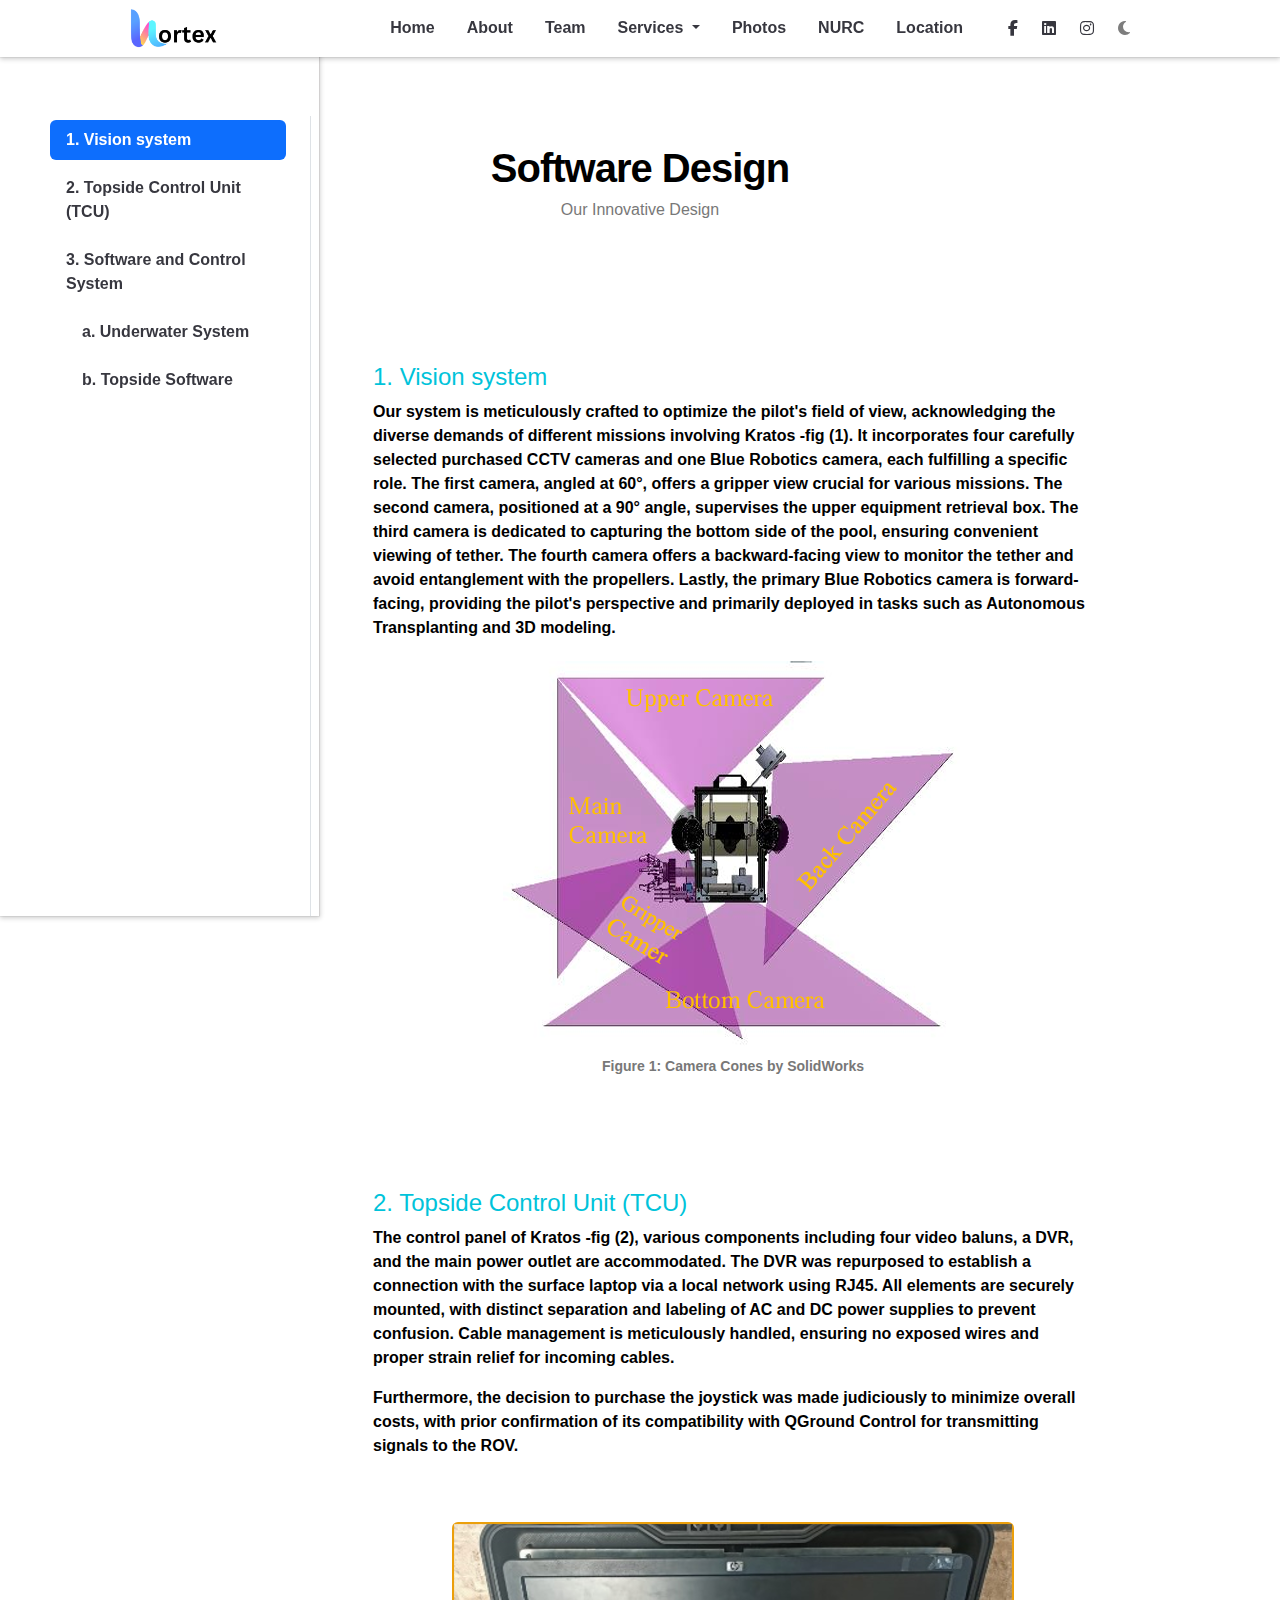
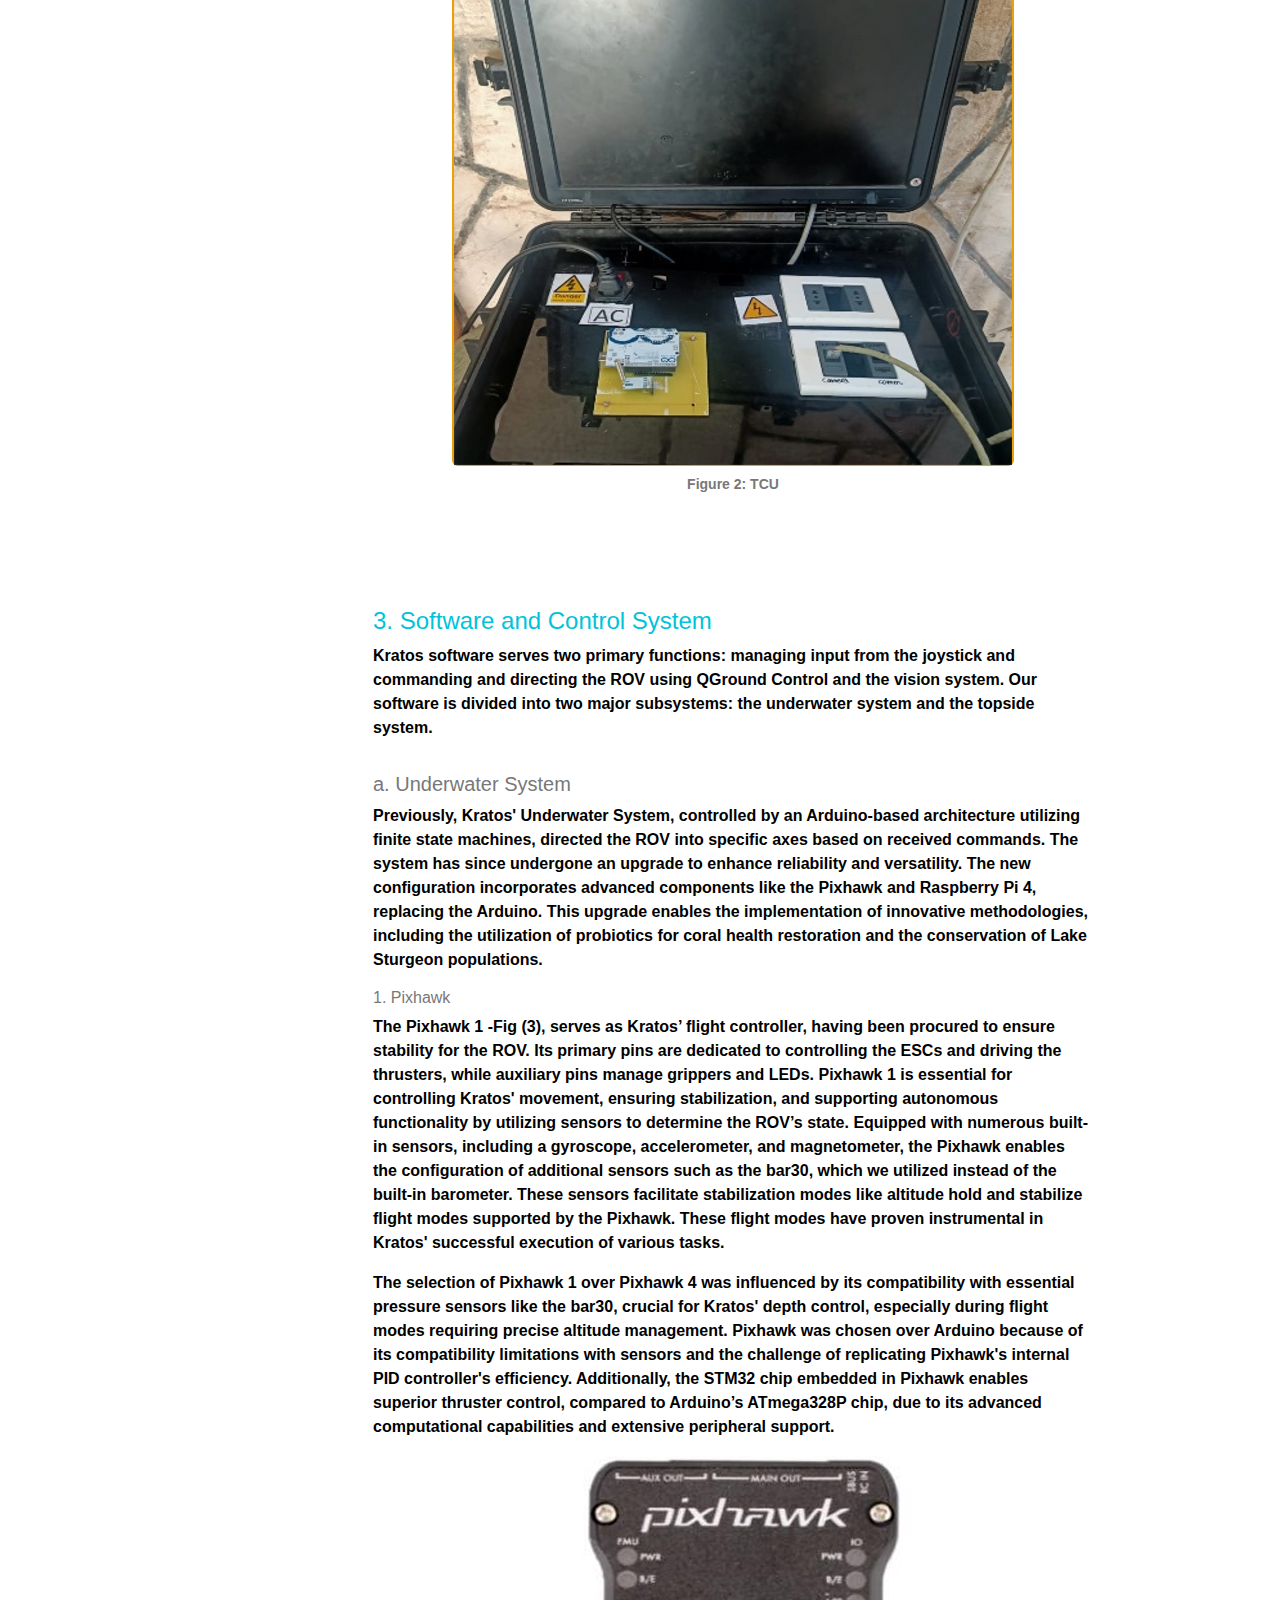
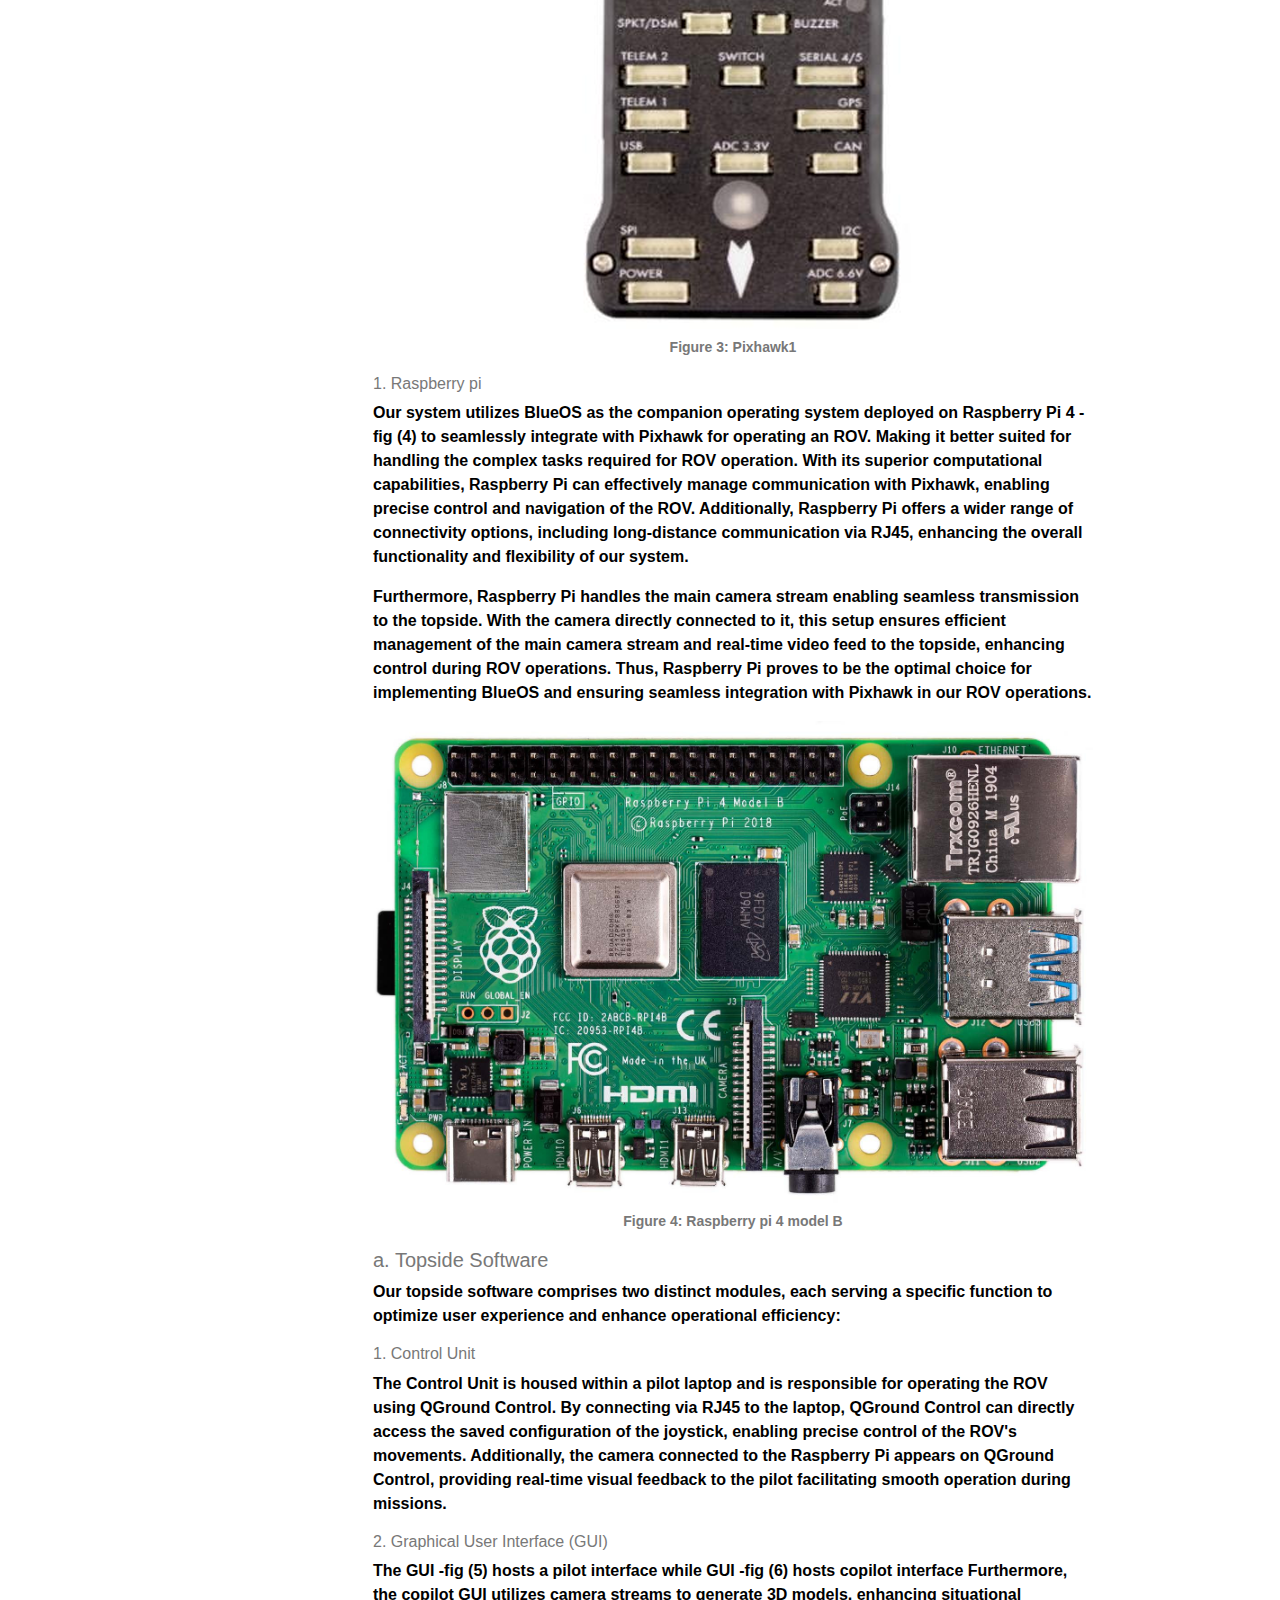
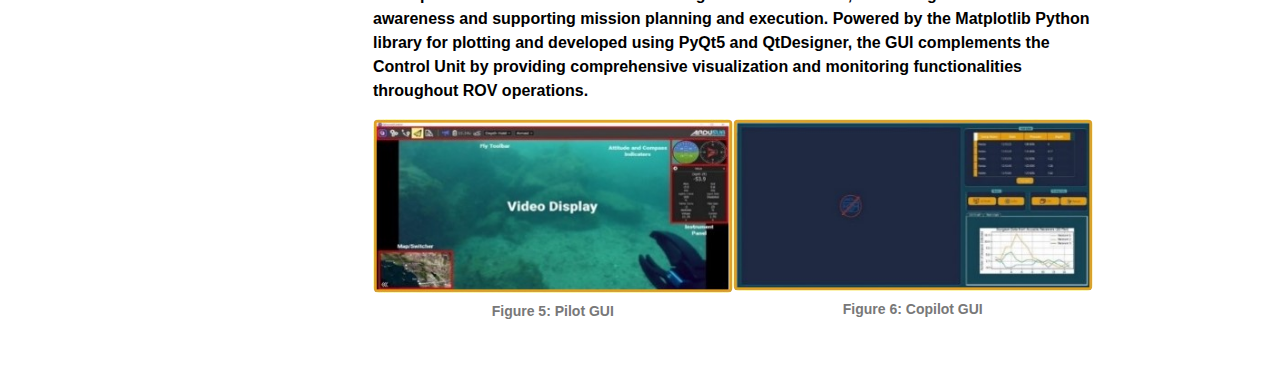
<file: pages/softDesign.html>
<html lang="en">
    <head>
        <meta charset="UTF-8">
        <meta name="viewport" content="width=device-width, initial-scale=1.0">
        <link rel="stylesheet" href="../css/bootstrap.min.css">
        <link rel="stylesheet" href="../css/all.min.css">
        <link rel="stylesheet" href="../css/main.css">
        <link rel="stylesheet" href="../css/media.css">
        <link rel="icon" href="../images/va.bef19b03.png">
        <title>Vortex</title>
    </head>
    <body id="body" class="light">

        <!--* ======= NAVBAR ======= -->
        <div class="home" id="home">
            <nav id="nav"
                class="navbar navbar-expand-lg  navbar-dark z-3 fixed-top border-bottom border-gray">
                <div class="container">
                    <div class="container px-5 d-flex justify-content-between">
                        <a id="logo" class="navbar-brand logo-light"
                            href="../index.html"></a>
                        <button class="navbar-toggler" type="button"
                            data-bs-toggle="collapse"
                            data-bs-target="#navbarNavDropdown"
                            aria-controls="navbarNavDropdown"
                            aria-expanded="false"
                            aria-label="Toggle navigation">
                            <span class="navbar-toggler-icon"></span>
                        </button>

                        <div class="collapse navbar-collapse flex-grow-0"
                            id="navbarNavDropdown">
                            <ul class="navbar-nav">
                                <li class="nav-item">
                                    <a class="nav-link px-3"
                                        aria-current="page"
                                        href="../index.html#home">Home</a>
                                </li>
                                <li class="nav-item px-2">
                                    <a class="nav-link"
                                        href="../index.html#about">About</a>
                                </li>
                                <li class="nav-item px-2">
                                    <a class="nav-link"
                                        href="../index.html#team">Team</a>
                                </li>

                                <li class="nav-item px-2 dropdown">
                                    <a class="nav-link dropdown-toggle"
                                        href="../index.html#services"
                                        id="navbarDropdownMenuLink"
                                        role="button" data-toggle="dropdown"
                                        aria-haspopup="true"
                                        aria-expanded="false">
                                        Services
                                    </a>
                                    <div class="dropdown-menu"
                                        aria-labelledby="navbarDropdownMenuLink">
                                        <a class="dropdown-item"
                                            href="../pages/mechDesign.html">Mechanical
                                            Design</a>
                                        <a class="dropdown-item"
                                            href="../pages/elecDesign.html">Electrical
                                            Design</a>
                                        <a class="dropdown-item"
                                            href="../pages/softDesign.html">Software
                                            Design</a>
                                    </div>
                                </li>

                                <li class="nav-item px-2">
                                    <a class="nav-link"
                                        href="../index.html#gallery">Photos</a>
                                </li>
                                <li class="nav-item px-2">
                                    <a class="nav-link"
                                        href="https://www.nurc.us/"
                                        target="_blank">NURC</a>
                                </li>
                                <li class="nav-item px-2">
                                    <a class="nav-link"
                                        href="../index.html#location">Location</a>
                                </li>
                            </ul>

                            <div
                                class="links h-100 align-content-center ps-3 border-start border-gray">
                                <ul class="navbar-nav">
                                    <li class="nav-item px-1">
                                        <a class="nav-link"
                                            href="https://www.facebook.com/vortexroboticsegypt"
                                            target="_blank"><i
                                                class="fa-brands fa-facebook-f"></i></a>
                                    </li>
                                    <li class="nav-item px-1">
                                        <a class="nav-link"
                                            href="https://www.linkedin.com/company/vortexrobotics/mycompany/verification/"
                                            target="_blank"><i
                                                class="fa-brands fa-linkedin"></i></a>
                                    </li>
                                    <li class="nav-item px-1">
                                        <a class="nav-link"
                                            href="https://www.instagram.com/vortex_robotics/"
                                            target="_blank"><i
                                                class="fa-brands fa-instagram"></i></a>
                                    </li>

                                    <li class="nav-item px-1">
                                        <button for="mode"
                                            class="dark no-border nav-link"
                                            onclick="darkMode()"
                                            id="darkIcon"> <i
                                                class="fa-solid fa-moon"></i>
                                        </button>
                                    </li>

                                    <li class="nav-item px-1">
                                        <button for="mode"
                                            class="light d-none no-border nav-link"
                                            onclick="lightMode()"
                                            id="lightIcon"><i
                                                class="fa-regular fa-sun"></i>
                                        </button>
                                    </li>

                                </ul>
                            </div>

                        </div>
                    </div>
                </div>
            </nav>
        </div>

        <div class="container py-5 my-5">
            <div class="title text-center my-5">
                <h2 data-bigletter="S">Software Design</h2>
                <h4>Our Innovative Design</h4>
            </div>
        </div>

        <!--* ======= SOFTWARE DESIGN ======= -->
        <div class="soft-design container ">
            <div class="container">
                <div class="row">
                    <div class="col-3 g-3 fixed-sidebar">
                        <nav id="navbar-example3"
                            class="h-100 flex-column align-items-stretch pe-4 border-end">
                            <nav class="nav nav-pills flex-column">

                                <a class="nav-link my-1"
                                    href="#vision-system">1. Vision
                                    system</a>
                                <a class="nav-link my-1" href="#tcu">
                                    2. Topside Control Unit (TCU) </a>
                                <a class="nav-link my-1" href="#control-sys">3.
                                    Software and Control System
                                </a>
                                <nav class="nav nav-pills flex-column">
                                    <a class="nav-link ms-3 my-1"
                                        href="#underwater">a. Underwater
                                        System
                                    </a>
                                    <a class="nav-link ms-3 my-1"
                                        href="#topside">b. Topside Software
                                    </a>
                                </nav>
                            </nav>
                        </nav>
                    </div>

                    <div class="col-8 offset-3">
                        <div data-bs-spy="scroll"
                            data-bs-target="#navbar-example3"
                            data-bs-smooth-scroll="true"
                            class="scrollspy-example-2"
                            tabindex="0">

                            <div id="vision-system" class="mb-5">
                                <h4>1. Vision system </h4>
                                <p>Our system is meticulously crafted to
                                    optimize the pilot's field of view,
                                    acknowledging the diverse demands of
                                    different missions involving Kratos -fig
                                    (1). It incorporates four carefully
                                    selected purchased CCTV cameras
                                    and one Blue Robotics camera, each
                                    fulfilling a specific role. The first
                                    camera, angled at 60°, offers a gripper view
                                    crucial for various missions.
                                    The second camera, positioned at a 90°
                                    angle, supervises the upper
                                    equipment retrieval box. The third camera is
                                    dedicated to capturing the
                                    bottom side of the pool, ensuring convenient
                                    viewing of tether. The fourth
                                    camera offers a backward-facing view to
                                    monitor the tether and avoid
                                    entanglement with the propellers. Lastly,
                                    the primary Blue Robotics camera
                                    is forward-facing, providing the pilot's
                                    perspective and primarily deployed
                                    in tasks such as Autonomous Transplanting
                                    and 3D modeling.</p>
                                <div
                                    class="d-flex justify-content-center text-center pb-5">
                                    <figure class="figure">
                                        <img
                                            src="../images/visionSystem.PNG"
                                            class="figure-img img-fluid rounded text-center"
                                            alt="vision System">
                                        <figcaption
                                            class="figure-caption">Figure 1:
                                            Camera Cones by
                                            SolidWorks</figcaption>
                                    </figure>

                                </div>
                            </div>

                            <div id="tcu" class="mb-5">
                                <h4>2. Topside Control Unit (TCU)</h4>
                                <p>The control panel of Kratos -fig (2),
                                    various components including four
                                    video baluns, a DVR, and the main power
                                    outlet are accommodated. The
                                    DVR was repurposed to establish a connection
                                    with the surface laptop via a
                                    local network using RJ45. All elements are
                                    securely mounted, with distinct
                                    separation and labeling of AC and DC power
                                    supplies to prevent confusion.
                                    Cable management is meticulously handled,
                                    ensuring no exposed wires and
                                    proper strain relief for incoming cables.
                                </p>
                                <p class="pb-5">Furthermore, the decision to
                                    purchase the joystick was made judiciously
                                    to
                                    minimize overall costs, with prior
                                    confirmation of its compatibility with
                                    QGround Control for transmitting signals to
                                    the ROV.
                                </p>

                                <div
                                    class="d-flex justify-content-center text-center pb-5">
                                    <figure class="figure">
                                        <img
                                            src="../images/tcu.PNG"
                                            class="figure-img img-fluid rounded text-center"
                                            alt="tcu">
                                        <figcaption
                                            class="figure-caption">Figure 2:
                                            TCU</figcaption>
                                    </figure>

                                </div>
                            </div>

                            <div id="control-sys" class="mb-5">
                                <h4>3. Software and Control System
                                </h4>
                                <p class="pb-3">Kratos software serves two
                                    primary functions:
                                    managing input from the joystick and
                                    commanding and
                                    directing the ROV using QGround Control and
                                    the vision system. Our software is divided
                                    into two major
                                    subsystems: the underwater system and the
                                    topside system.</p>

                                <h5 id="underwater">a. Underwater System
                                </h5>
                                <p>Previously, Kratos' Underwater System,
                                    controlled by an Arduino-based architecture
                                    utilizing finite state
                                    machines, directed the ROV into specific
                                    axes based on received commands.
                                    The system has since undergone an upgrade to
                                    enhance reliability and versatility. The new
                                    configuration
                                    incorporates advanced components like the
                                    Pixhawk and Raspberry Pi 4, replacing the
                                    Arduino. This upgrade
                                    enables the implementation of innovative
                                    methodologies, including the utilization of
                                    probiotics for coral
                                    health restoration and the conservation of
                                    Lake Sturgeon populations.</p>

                                <div class="pixhawk">
                                    <h6>1. Pixhawk</h6>
                                    <p>The Pixhawk 1 -Fig (3), serves as Kratos’
                                        flight controller, having been procured
                                        to
                                        ensure stability for the ROV. Its
                                        primary
                                        pins are dedicated to controlling the
                                        ESCs
                                        and driving the thrusters, while
                                        auxiliary
                                        pins manage grippers and LEDs.
                                        Pixhawk 1 is essential for controlling
                                        Kratos' movement, ensuring
                                        stabilization,
                                        and
                                        supporting autonomous functionality by
                                        utilizing sensors to determine the ROV’s
                                        state. Equipped with numerous built-in
                                        sensors, including a gyroscope,
                                        accelerometer,
                                        and magnetometer, the Pixhawk enables
                                        the
                                        configuration of additional sensors such
                                        as the bar30, which we utilized instead
                                        of
                                        the built-in barometer. These sensors
                                        facilitate stabilization modes like
                                        altitude
                                        hold and stabilize flight modes
                                        supported by
                                        the Pixhawk. These flight modes have
                                        proven
                                        instrumental in Kratos' successful
                                        execution of various tasks. </p>
                                    <p>The selection of Pixhawk 1 over Pixhawk 4
                                        was
                                        influenced by its compatibility with
                                        essential pressure sensors like the
                                        bar30,
                                        crucial for Kratos' depth control,
                                        especially during flight modes
                                        requiring precise altitude management.
                                        Pixhawk was chosen over Arduino because
                                        of
                                        its compatibility
                                        limitations with sensors and the
                                        challenge
                                        of replicating Pixhawk's internal PID
                                        controller's efficiency.
                                        Additionally, the STM32 chip embedded in
                                        Pixhawk enables superior thruster
                                        control,
                                        compared to Arduino’s
                                        ATmega328P chip, due to its advanced
                                        computational capabilities and extensive
                                        peripheral support. </p>

                                    <div
                                        class="d-flex justify-content-center text-center">
                                        <figure class="figure">
                                            <img src="../images/pix.PNG"
                                                class="figure-img img-fluid rounded text-center"
                                                alt="pixhawk">
                                            <figcaption
                                                class="figure-caption">Figure
                                                3: Pixhawk1</figcaption>
                                        </figure>
                                    </div>

                                </div>

                                <div class="raspberrypi">
                                    <h6>1. Raspberry pi</h6>
                                    <p>Our system utilizes BlueOS as the
                                        companion operating system deployed on
                                        Raspberry Pi 4 -fig (4) to seamlessly
                                        integrate with Pixhawk for operating an
                                        ROV.
                                        Making it better suited for handling the
                                        complex tasks required for ROV
                                        operation.
                                        With its superior computational
                                        capabilities, Raspberry Pi can
                                        effectively manage
                                        communication with Pixhawk, enabling
                                        precise control and navigation of the
                                        ROV.
                                        Additionally, Raspberry Pi offers a
                                        wider range of connectivity options,
                                        including
                                        long-distance communication via RJ45,
                                        enhancing the overall functionality and
                                        flexibility of our system. </p>
                                    <p>Furthermore, Raspberry Pi handles the
                                        main camera stream enabling seamless
                                        transmission to the topside.
                                        With the camera directly connected to
                                        it, this setup ensures efficient
                                        management of the main camera stream
                                        and real-time video feed to the topside,
                                        enhancing control during ROV operations.
                                        Thus, Raspberry Pi proves
                                        to be the optimal choice for
                                        implementing BlueOS and ensuring
                                        seamless integration with Pixhawk in our
                                        ROV operations.</p>

                                    <div
                                        class="d-flex justify-content-center text-center">
                                        <figure class="figure">
                                            <img
                                                src="../images/Raspberry-Pi-4-Model-B.jpg"
                                                class="figure-img img-fluid rounded text-center"
                                                alt="Raspberry-Pi-4">
                                            <figcaption
                                                class="figure-caption">Figure
                                                4: Raspberry pi 4 model
                                                B</figcaption>
                                        </figure>
                                    </div>

                                </div>

                                <h5 id="topside">a. Topside Software
                                </h5>
                                <p>Our topside software comprises two distinct
                                    modules, each serving a specific function to
                                    optimize user
                                    experience and enhance operational
                                    efficiency:</p>

                                <div class="control-unit">
                                    <h6>1. Control Unit</h6>
                                    <p>The Control Unit is housed within a pilot
                                        laptop and is responsible for operating
                                        the ROV using QGround
                                        Control. By connecting via RJ45 to the
                                        laptop, QGround Control can directly
                                        access the saved configuration
                                        of the joystick, enabling precise
                                        control of the ROV's movements.
                                        Additionally, the camera connected to
                                        the
                                        Raspberry Pi appears on QGround Control,
                                        providing real-time visual feedback to
                                        the pilot facilitating smooth
                                        operation during missions. </p>

                                </div>

                                <div class="GUI">
                                    <h6>2. Graphical User Interface (GUI) </h6>
                                    <p>The GUI -fig (5) hosts a pilot interface
                                        while GUI -fig (6) hosts copilot
                                        interface Furthermore, the copilot GUI
                                        utilizes camera streams to generate 3D
                                        models, enhancing situational awareness
                                        and supporting mission planning and
                                        execution. Powered by the Matplotlib
                                        Python library for plotting and
                                        developed
                                        using PyQt5 and QtDesigner, the GUI
                                        complements the Control Unit by
                                        providing comprehensive visualization
                                        and monitoring functionalities
                                        throughout ROV operations. </p>

                                    <div
                                        class="d-flex text-center">
                                        <figure class="figure">
                                            <img
                                                src="../images/QGROUND.jpg"
                                                class="figure-img img-fluid rounded text-center"
                                                alt="QGROUND GUI">
                                            <figcaption
                                                class="figure-caption">Figure
                                                5: Pilot GUI
                                            </figcaption>
                                        </figure>

                                        <figure class="figure">
                                            <img
                                                src="../images/GUI.jpg"
                                                class="figure-img img-fluid rounded text-center"
                                                alt="Copilot GUI">
                                            <figcaption
                                                class="figure-caption">Figure
                                                6: Copilot GUI
                                            </figcaption>
                                        </figure>

                                    </div>

                                </div>

                            </div>
                        </div>
                    </div>
                </div>

            </div>

            <script src="../js/bootstrap.bundle.min.js"></script>
            <script src="../js/script.js"></script>

        </body>
    </html>
</file>
<file: css/main.css>
/* ====================================== */
/* ==============> GENERAL <=============*/


:root,
.light {
    --main-black: #1f1f1f;
    --box-shadow: 0 1px 1px 0 rgba(0, 0, 0, 0.06), 0 2px 5px 0 rgba(0, 0, 0, 0.2);
    --box-shadow-all: 1 1px 1px 1 rgba(0, 0, 0, 0.06), 0 2px 5px 0 rgba(0, 0, 0, 0.2);
    --main-gray: #787878;
    --main-blue: #00c3da;
    --white: #fff;

    --bg-color: #fff;
    --font-default: "Inter", sans-serif;
    --color-primary: var(--main-blue);
    --color-secondary: #37373f;
    --color-default: #212529;
    --color-tertiary: #7f7f90;
    --color-content: #4f4f5a;
    --color-content-info: #7d7d7d;
    --white: #fff;
    --black: #000;
    --black-toggle: #fff;
    --light-hue: 0;
    --light-saturation: 0%;
    --light-lightness: 100%;
    --color-light: hsl(var(--light-hue),
            var(--light-saturation),
            var(--light-lightness));
    --border-radius: 30px 30px 30px;
    --hover-social-color: #ffffff4d;
    --hover-social-color-icon: #37373f66;
    --fa-font-solid: normal 900 1em / 1 "Font Awesome 6 Free";
    --color-primary-hover: #58A0FF;
    --bs-link-color: #37373f;
    --logo-icon: url('../images/Vortex-light.png')
}

.d-none {
    display: none;
}

.no-border {
    border: none;
}

.dark {
    --bg-color: #000;
    --color-content-info: #fafafa;
    --color-content: #ccccce;
    --white: #000;
    --black: #fff;
    --color-light: #000000ff;
    --hover-social-color: #000000aa;
    --hover-social-color-icon: #ffffff66;
    --bs-link-color: #7d7d7d;
    --main-black: #ffffff;
    --box-shadow: 0 1px 1px 0 rgba(255, 255, 255, 0.06), 0 2px 5px 0 rgba(255, 255, 255, 0.2);
    --main-gray: #adadad;
    --main-blue: #00c3da;
    --logo-icon: url('../images/Vortex-dark.png')
}

.navbar-nav li>a,
.navbar-nav li>button {
    color: var(--bs-link-color);
}

.navbar-nav li>a:hover {
    color: var(--black);
}

.navbar-nav li>button:hover {
    color: var(--white);
}

* {
    margin: 0;
    padding: 0;
    box-sizing: border-box;
}

body,
html {
    margin: 0;
    padding: 0;
    font-family: "Inter", sans-serif, 'Source Sans Pro', sans-serif;
    font-weight: 600;
    scroll-behavior: smooth;
    background-color: var(--bg-color);
}

#about,
#team {
    padding-block: 2rem;
}

.text-black {
    color: var(--main-black);
}

.box-shadow-full {
    box-shadow: var(--box-shadow);
}

.border-gray {
    border-color: rgba(255, 255, 255, 0.2) !important;
}

.border-bluelight {
    border-color: rgba(0, 195, 218, 0.9) !important;
}

.text-gray {
    color: rgba(255, 255, 255, 1) !important;
}

.text-gray-bold {
    color: var(--main-gray) !important;
}

.bg-gray {
    background-color: rgba(255, 255, 255, 0.5) !important;
}

.bg-bluelight {
    background-color: rgba(0, 195, 218, 0.9) !important;
}

.bg-lightbrown {
    background-color: rgba(31, 31, 31, 0.7) !important;
}

.text-bluelight {
    color: var(--color-primary);
}

.text-blue {
    color: var(--color-primary-hover);
}

.w-55 {
    width: 55%;
}

.w-35 {
    width: 35%;
}

.w-10 {
    width: 10% !important;
}

.h-10 {
    height: 20% !important;
}

.w-10px {
    width: 10px !important;
}

.h-10px {
    height: 10px !important;
}

.h-35 {
    height: 35%;
}

.btn-white,
.btn-white-1,
.btn-bluelight {
    background-color: transparent;
    border-color: var(--white);
    color: #fff;
    font-size: 0.9rem;
    font-weight: 500;
    padding: 15px;
    width: 100px;
}

.btn-bluelight {
    background-color: var(--color-primary);
    border-color: var(--color-primary);
    color: var(--white);

}

.text-dark-hover:hover {
    color: var(--main-black) !important;
}

.btn-white-1:hover {
    background-color: var(--white);
}

.btn-white:hover {
    color: var(--white);
    background-color: var(--white);
}

.btn-bluelight:hover {
    background-image: linear-gradient(to right, rgba(0, 200, 200, 1), rgba(255, 255, 255, 0.13), rgba(0, 200, 200, 1));
    border-color: var(--color-primary-hover);
    color: var(--white);
    background-color: var(--color-primary-hover);

}

h5,
h6 {
    color: var(--main-gray);
}

.title h6,
h3 {
    color: var(--black) !important;
}


.fixed-sidebar {
    position: fixed;
    top: 0;
    left: 0;
    height: 100%;
    margin-top: 1rem;
    overflow-y: auto;
    padding-top: 100px;
    padding-left: 50px;
    box-shadow: var(--box-shadow);
    border-right: 1px solid #d2d0d0;
}


.dropdown:hover .dropdown-menu {
    display: block;
    margin-top: 0;
}

.dropdown-menu {
    margin-top: 0;
}


/* ====================================== */
/* ===============> TITLE <==============*/
.title h2 {
    font-size: 2.5rem;
    font-weight: 800;
    letter-spacing: -1px;
    position: relative;
    color: var(--black) !important;
}

.title h4 {
    font-weight: 400;
    font-size: 16px !important;
    color: var(--main-gray) !important;
}

.title h2[data-bigletter]::before {
    left: 0;
    right: 0;
    margin: auto;
    z-index: -1;
    content: attr(data-bigletter);
    color: var(--main-black);
    font-size: 2em;
    opacity: 0.5;
    position: absolute;
    top: -0.5em;
    left: -0.15em;
    text-transform: uppercase;
}

/* ====================================== */
/* ===============> NAVBAR <==============*/
.navbar,
nav,
#home {
    z-index: 9999 !important;
}

#navbar>li {
    padding: 20px 15px;
}

.navbar-light {
    position: fixed;
    width: 100%;
    background-color: var(--white);
    box-shadow: var(--box-shadow);
    color: var(--main-black);
    transition: all .5s ease-in-out;
}

.logo-light {
    background-image: var(--logo-icon);
    background-repeat: no-repeat;
    background-position: 0% 100%;
    background-size: contain;
    width: 100%;
}

.logo-dark {
    background-image: var(--logo-icon);
    background-repeat: no-repeat;
    background-position: 0% 100%;
    background-size: contain;
    width: 100%;
}


body:not(body:has(:target)) li a[href="#home"],
body:has(.home:target) li a[href="#home"],
body:has(.about:target) li a[href="#about"],
body:has(.contact:target) li a[href="#contact"],
body:has(.work:target) li a[href="#work"],
body:has(.services:target) li a[href="#services"],
body:has(.pricing:target) li a[href="#pricing"],
body:has(.team:target) li a[href="#team"] {
    color: var(--black);
}


/* ******************************************** */
/* ===> header <=== */
.header {
    width: 100%;
    padding: 15px;
}

.header__container {
    padding: 50px 0;
    margin: 50px auto;
    width: 100%;
    display: flex;
    flex-wrap: wrap;
    align-items: center;
}

.header__img {
    width: 100%;
    border-radius: 50%;
}

.header__img img {
    width: 100%;
    filter: drop-shadow(4px 4px 9px var(--black));
}

.header__img img:hover {
    animation: shake 1s infinite;
}

.header__content {
    margin: 50px auto;
    text-align: center;

    h2 {
        font-size: 4rem;
        margin: 0;
        color: var(--black);
    }

    p {
        margin: 20px;
        font-family: var(--font-default);
        font-size: 1rem;
        color: var(--color-content);
    }

    .header__btns a {
        display: inline-flex;
        font-family: var(--font-default);
        padding: 15px 20px;
        margin: 10px;
        text-decoration: none;
    }

    .main-header-btn {
        background-color: var(--color-primary);
        color: var(--white);
        border-radius: var(--border-radius);
    }

    .main-header-btn:hover {
        background-color: var(--color-primary-hover);
    }


    .sec-header-btn {
        color: var(--black);
        align-items: center;

        .btn-icon {
            width: 3.5rem;
            height: 3.5rem;
            border-radius: 50%;
            background-image: linear-gradient(to right, var(--color-primary) 0 50%, transparent 50% 100%);
            display: flex;
            justify-content: center;
            align-items: center;
            margin-right: 0.3rem;
        }

        .btn-icon i {
            font-size: 1rem;
            background-color: var(--white);
            border-radius: 50%;
            padding: 12px;
        }
    }

    .sec-header-btn:hover {
        color: var(--color-primary-hover);
    }
}


/* ====================================== */
/* ===============> ABOUT <==============*/
.hidden-btn a {
    font-size: 1rem;
    padding: 20px 30px;
    transition: all 0.5s;
    color: var(--black);
}

.hidden-btn:hover a {
    background-color: var(--main-black);
    color: var(--white);
}

#about .typing-quality::after {
    color: var(--color-primary);
    font-size: 24px;
    position: relative;
    content: '';
    animation: quality 5s infinite;
}

#about .typing-safety::after {
    color: var(--color-primary);
    font-size: 24px;
    position: relative;
    content: '';
    animation: safety 5s infinite;
}



/* ====================================== */
/* ===============> GALLARY <==============*/
.gallery-photos {
    --gap: 1.25rem;
    height: 72.8125rem;
    display: flex;
    flex-direction: column;
    flex-wrap: wrap;
    gap: 1.25rem;
}

.gallery-photos picture {
    width: calc(calc(100% - var(--gap) * 2) / 3);
    border: 4px solid #fff;
    position: relative;
    overflow: hidden;
}

.gallery-photos picture img {
    width: 100%;
    transition: scale var(--animation-duration);
}

.gallery-photos picture .layer {
    width: 100%;
    height: 100%;
    padding: 0.9375rem;
    background-color: #00000096;
    position: absolute;
    top: 100%;
    left: 0;
    z-index: 99;
    display: flex;
    flex-direction: column;
    gap: 5px;
    justify-content: center;
    align-items: center;
    color: #fff;
    transition: top var(--animation-duration);
}

.gallery-photos picture .layer p {
    color: #ddd;
    text-align: center;
}

.gallery-photos picture:hover img {
    scale: 1.1;
}

.gallery-photos picture:hover .layer {
    top: 0;
}



/* ====================================== */
/* ================> TEAM <==============*/

.card-layer h5,
.card-layer p {
    font-size: 1rem;
}

.card-layer {
    color: var(--white);
    opacity: 0;
    transform: translateY(60%);
    transition: all 0.5s 2ms;
}

.card {
    transition: all 0.5s 4ms;
}

.card:hover {
    transform: scale(1.1);
}

.card-layer a {
    color: #ffffffbb;
    cursor: pointer;
    font-size: 2rem;
    text-decoration: none;
}

.card-layer a:hover {
    color: var(--white);
    font-weight: 900;
}

.team-member {
    overflow: hidden;
}

.team-member:hover .card-layer {
    opacity: 1;
    transform: translateY(0);
}

.card-title,
.card-text {
    color: #fff;
}

/* ====================================== */
/* ==============> SERVICES <============*/
#services h5 {
    font-size: 1rem;
}

/* ====================================== */
/* ==============> PRICING <============*/
.btn-sm {
    padding: 0 16px;
    font-size: 0.8rem;
    height: 40px;
    line-height: 40px;
    background-color: var(--main-blue);
    color: var(--black);
}

.btn:hover {
    transform: translateY(-1px);
    background-image: linear-gradient(to right, transparent, rgba(255, 255, 255, 0.13), transparent);
    background-color: var(--color-primary-hover);
}

.btn:active {
    transform: translateY(1px);
}

.btn-shadow {
    box-shadow: 0 4px 16px rgba(255, 255, 255, 0.07);
}

.btn-shadow:hover {
    box-shadow: 5px 8px 26px rgba(255, 255, 255, 0.1);
}

#pricing.card h5 {
    font-size: 55px;
    font-weight: 500;
    letter-spacing: -3px;
    margin: 0;
}

#pricing.card h5 span {
    font-size: 18px;
    font-weight: 400;
    vertical-align: top;
}

.card-header {
    font-size: 0.8rem;
}

@media (min-width: 992px) {
    .scaled-card {
        transform: scale(1.1);
    }
}

.scaled-card {
    transition: all .3s ease;
}


/* ====================================== */
/* ===> ANIMATION <=== */
@keyframes zoomOut {
    0% {
        opacity: 0;
        transform: scale(1);
    }

    100% {
        opacity: 1;
        transform: scale(1.2);
    }
}

/* quality */
@keyframes quality {
    0% {
        content: '| ';
    }

    5% {
        content: 'q| ';
    }

    10% {
        content: 'qu| ';
    }

    15% {
        content: 'qua| ';
    }

    20% {
        content: 'qual| ';
    }

    25% {
        content: 'quali| ';
    }

    30% {
        content: 'qualit| ';
    }

    35% {
        content: 'quality| ';
    }

    45% {
        content: 'quality ';
    }

    55% {
        content: 'quality| ';
    }

    65% {
        content: 'quality| ';
    }

    70% {
        content: 'qualit| ';
    }

    75% {
        content: 'quali| ';
    }

    80% {
        content: 'qual| ';
    }

    85% {
        content: 'qua| ';
    }

    90% {
        content: 'qu| ';
    }

    95% {
        content: 'q| ';
    }

    100% {
        content: '| ';
    }
}




/* safety */
@keyframes safety {
    0% {
        content: '| ';
    }

    6% {
        content: 's| ';
    }

    12% {
        content: 'sa| ';
    }

    18% {
        content: 'saf| ';
    }

    24% {
        content: 'safe| ';
    }

    30% {
        content: 'safet| ';
    }

    36% {
        content: 'safety| ';
    }

    50% {
        content: 'safety ';
    }

    60% {
        content: 'safety| ';
    }

    66% {
        content: 'safet| ';
    }

    72% {
        content: 'safe| ';
    }

    80% {
        content: 'saf| ';
    }

    88% {
        content: 'sa| ';
    }

    93% {
        content: 's| ';
    }

    100% {
        content: 's| ';
    }
}






/* ******************************************** */
/* ===> Animation <=== */

@keyframes shake {
    0% {
        transform: translate(0, 0) rotate(0deg);
    }

    10% {
        transform: translate(1px, 1px) rotate(-1deg);
    }

    20% {
        transform: translate(3px, 2px) rotate(1deg);
    }

    30% {
        transform: translate(-1px, -1px) rotate(0deg);
    }

    40% {
        transform: translate(0, 0) rotate(-1deg);
    }

    50% {
        transform: translate(-3px, -2px) rotate(1deg);
    }

    60% {
        transform: translate(1px, 1px) rotate(0deg);
    }

    70% {
        transform: translate(3px, 2px) rotate(-1deg);
    }

    80% {
        transform: translate(-1px, -1px) rotate(1deg);
    }

    90% {
        transform: translate(0, 0) rotate(0deg);
    }

    100% {
        transform: translate(-3px, -2px) rotate(-1deg);
    }
}



/* ******************************************** */
/* ===> DESIGN <=== */
.mech-design,
.soft-design,
.elec-design {
    p {
        color: var(--black);
    }

    h4 {
        color: var(--color-primary);
    }

    figcaption {
        color: var(--main-gray);
    }
}

/* ******************************************** */
/* ===> LOCATION <=== */
#location iframe {
    box-shadow: var(--box-shadow-all);
    border: var(--box-shadow-all);
}
</file>
<file: css/media.css>
/* ******************************************** */
/* ===> header <=== */

@media (min-width: 1024px) {
    .header__container {
        display: flex;
        flex-wrap: wrap;
        justify-content: space-between;
        align-items: center;
        flex-direction: row-reverse;
    }

    .header__img {
        width: calc(calc(100% - 2rem) / 2);
    }

    .header__content {
        width: calc(calc(100% - 2rem) / 2);
        margin: 0;
        text-align: left;

        p {
            margin-left: 0;
        }

    }

    .main-header-btn {
        --border-radius: 0px 100vh 100vh;
    }
}

@media (min-width: 992px) {
    .header__container {
        display: flex;
        flex-wrap: wrap;
        justify-content: space-between;
        align-items: center;
        flex-direction: row-reverse;
    }

    .header__img {
        width: calc(calc(100% - 2rem) / 2);
    }

    .header__content {
        width: calc(calc(100% - 2rem) / 2);
        margin: 0;
        text-align: left;

        p {
            margin-left: 0;
        }
    }

    .main-header-btn {
        --border-radius: 0px 100vh 100vh;
    }
}



/*^========> Gallery <========*/
@media screen and (max-width: 1400px) {
    .gallery-photos {
        height: 1000px;
    }
}

@media screen and (max-width: 1200px) {
    .gallery-photos {
        height: 845px;
    }
}

@media screen and (max-width: 992px) {
    .gallery-photos {
        height: 1405px;
    }

    .gallery-photos picture {
        width: calc(calc(100% - var(--gap)) / 2);
    }

    .gallery .team {
        order: 1;
    }

    .gallery .photo2 {
        order: 6;
    }

    .gallery .team3 {
        order: 4;
    }

    .gallery .photo3 {
        order: 7;
    }

    .gallery .photo1 {
        order: 2;
    }

    .gallery .team2 {
        order: 3;
    }

    .gallery .rov {
        order: 5;
    }
}

@media screen and (max-width: 768px) {
    .gallery-photos {
        height: auto;
    }

    .gallery-photos picture {
        width: 100%;
    }
}
</file>
